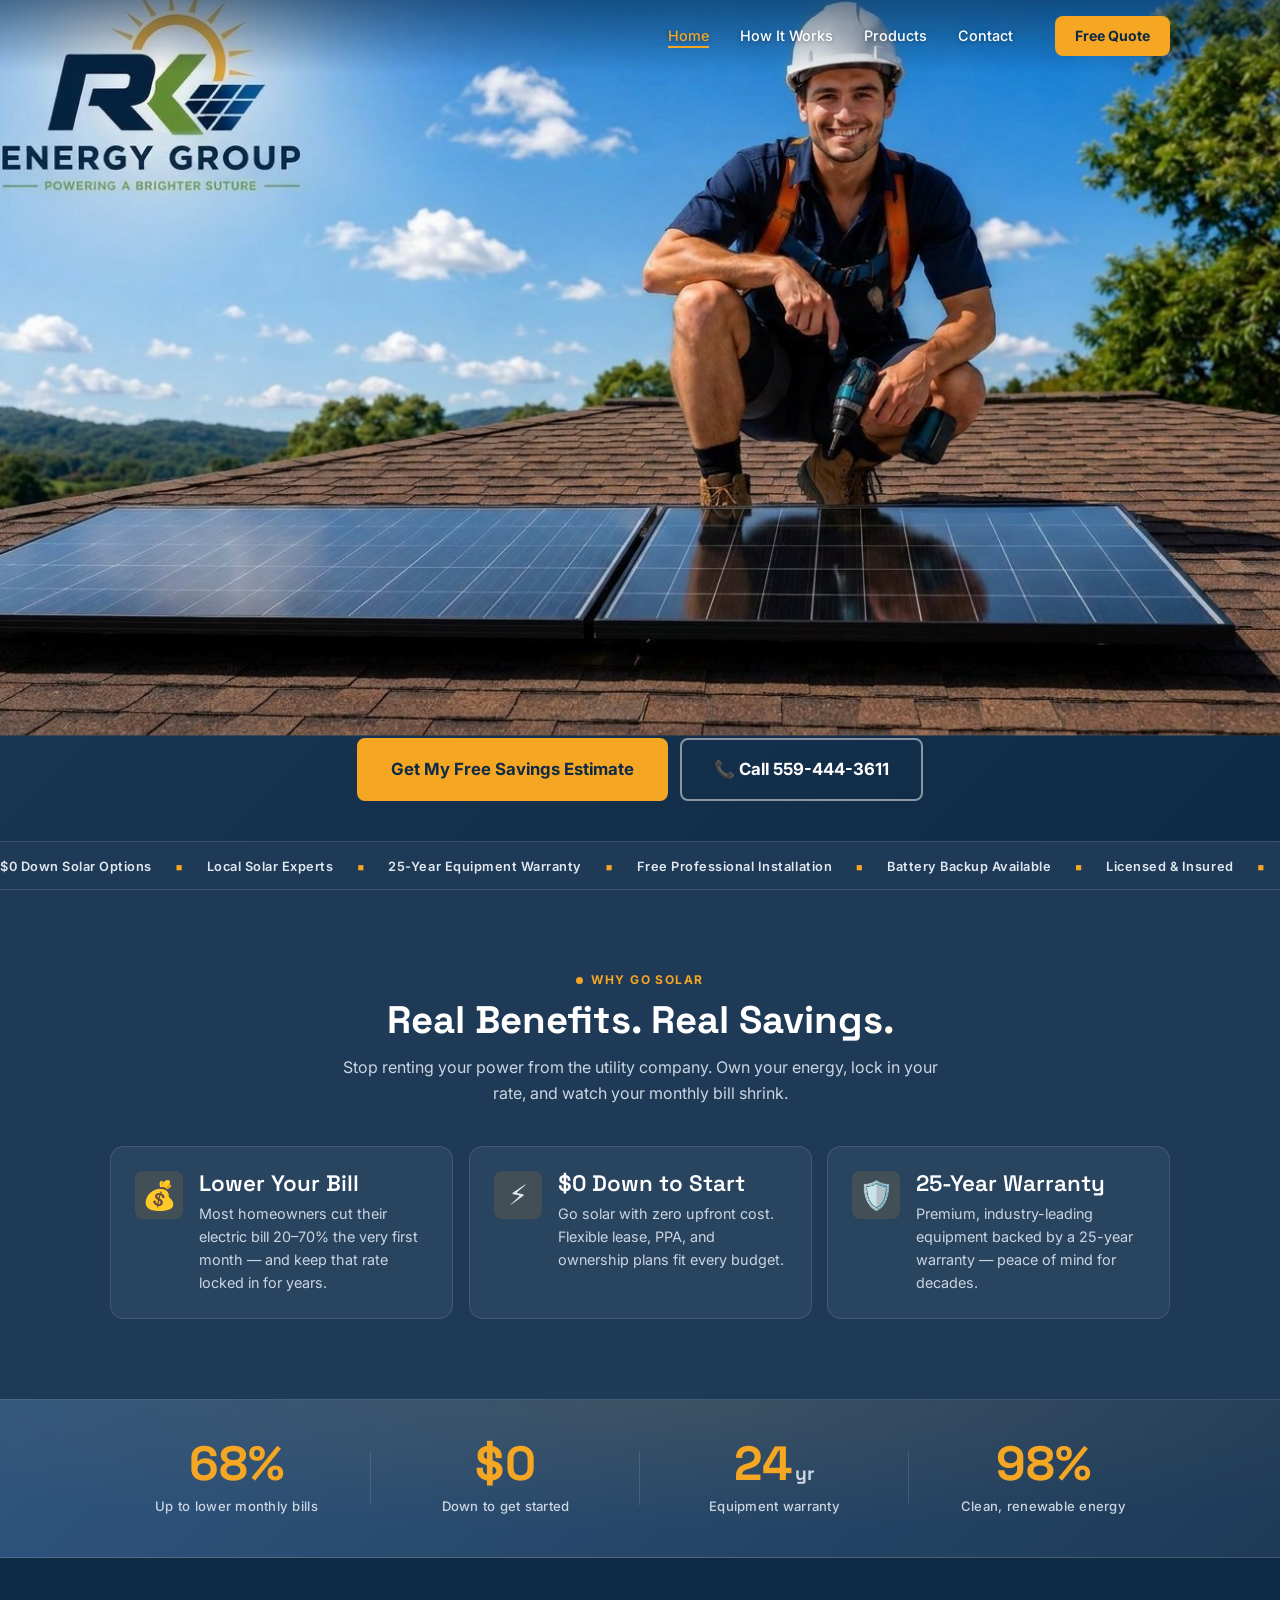
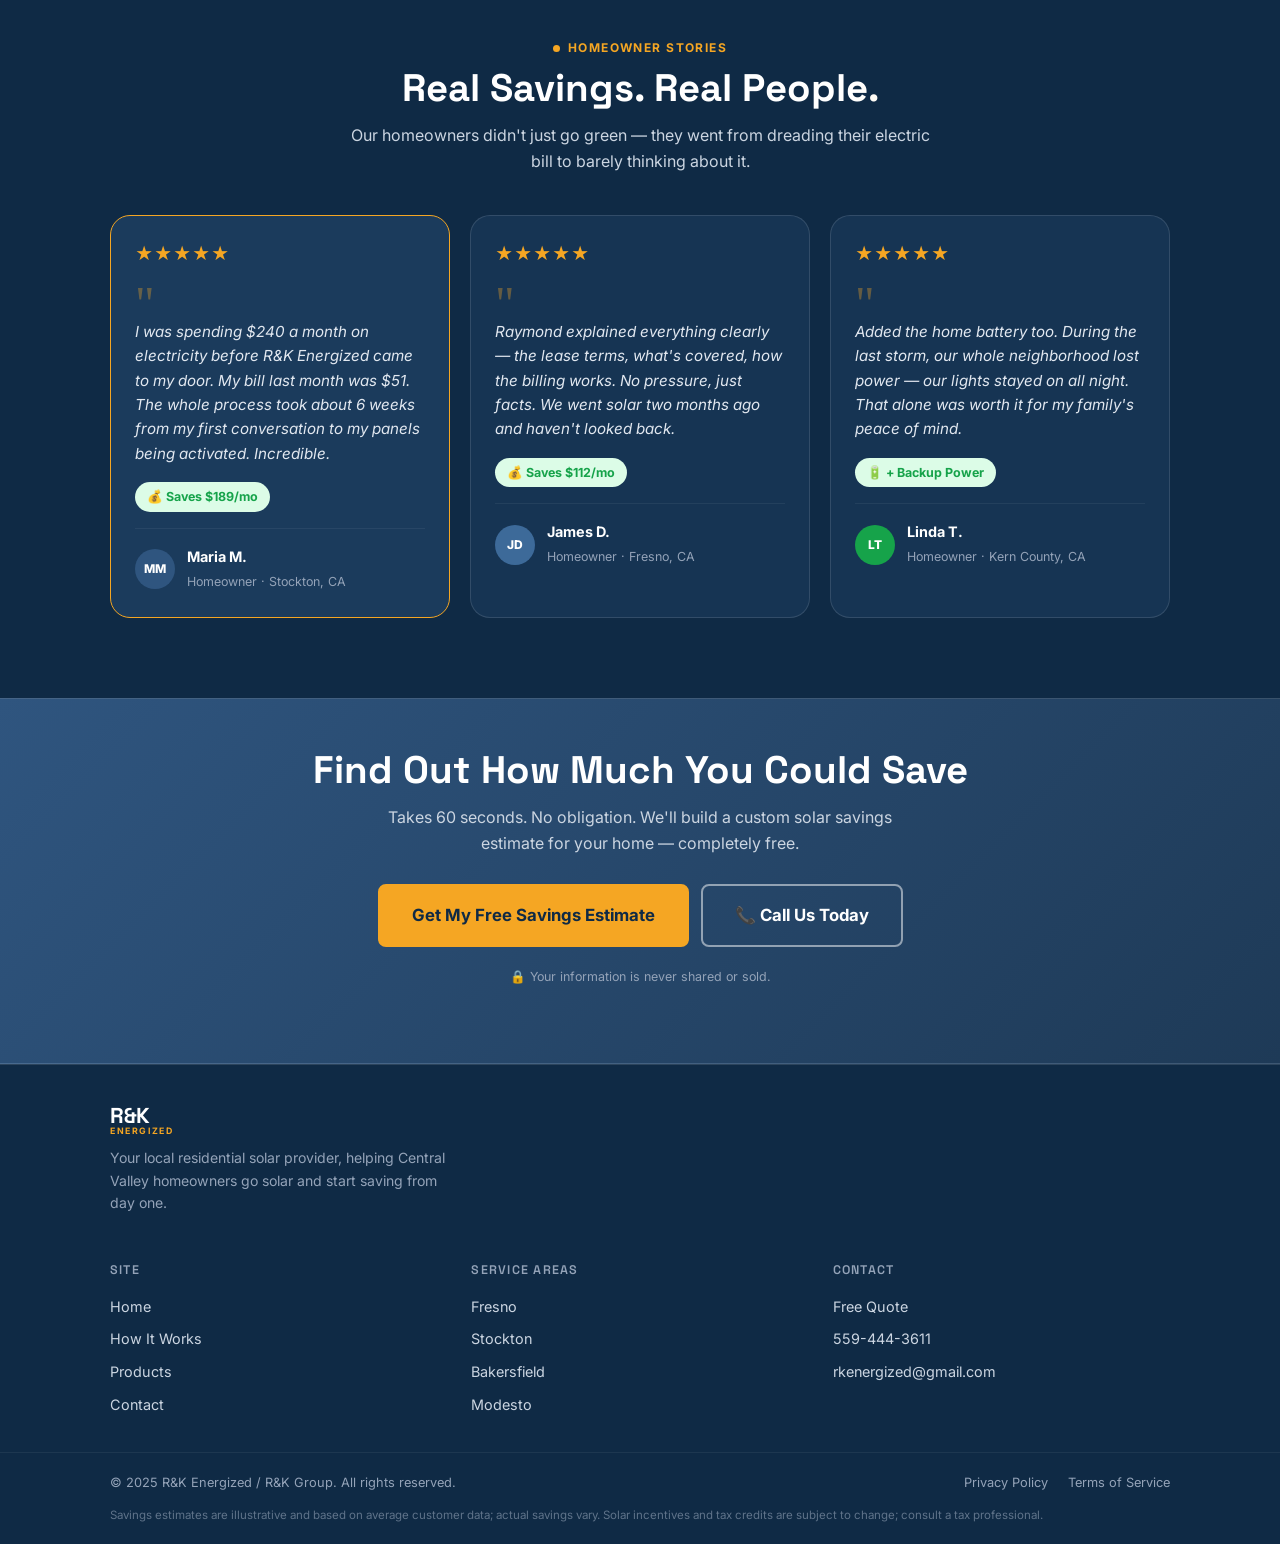
<file: index.html>
<!DOCTYPE html>
<html lang="en">
<head>
  <meta charset="UTF-8" />
  <meta name="viewport" content="width=device-width, initial-scale=1.0" />
  <title>Solar Installer in Fresno, Stockton &amp; Bakersfield | R&amp;K Energized</title>
  <meta name="description" content="Residential solar installer serving Fresno, Stockton, Bakersfield and California's Central Valley. $0 down options, Tesla Powerwall 3, SPAN smart panel. Free quotes — 559-444-3611." />
  <meta name="keywords" content="solar installer fresno, solar installer stockton, solar installer bakersfield, residential solar california, central valley solar, tesla powerwall, home battery california" />
  <meta name="robots" content="index, follow" />
  <meta name="theme-color" content="#2F557F" />
  <meta name="author" content="R&amp;K Energized" />
  <meta name="geo.region" content="US-CA" />
  <meta name="geo.placename" content="Fresno, Stockton, Bakersfield, Modesto" />
  <link rel="canonical" href="https://rkenergized.com/" />
  <meta property="og:type" content="website" />
  <meta property="og:site_name" content="R&amp;K Energized" />
  <meta property="og:locale" content="en_US" />
  <meta property="og:title" content="Solar Installer in Fresno, Stockton &amp; Bakersfield | R&amp;K Energized" />
  <meta property="og:description" content="Residential solar serving California's Central Valley — $0 down options, Tesla Powerwall 3, smart energy panels. Free quote: 559-444-3611." />
  <meta property="og:image" content="https://rkenergized.com/images/hero.jpg" />
  <meta property="og:image:alt" content="R&amp;K Energy Group solar installer mounting solar panels on a roof." />
  <meta property="og:url" content="https://rkenergized.com/" />
  <meta name="twitter:card" content="summary_large_image" />
  <meta name="twitter:title" content="Solar Installer in Fresno, Stockton &amp; Bakersfield | R&amp;K Energized" />
  <meta name="twitter:description" content="Residential solar across California's Central Valley — $0 down options, Tesla Powerwall 3, smart panels. Free quote: 559-444-3611." />
  <meta name="twitter:image" content="https://rkenergized.com/images/hero.jpg" />
  <link rel="stylesheet" href="css/main.css" />
  <link rel="preconnect" href="https://fonts.googleapis.com" />
  <link rel="preconnect" href="https://fonts.gstatic.com" crossorigin />
  <link href="https://fonts.googleapis.com/css2?family=Inter:wght@400;500;600;700;800&family=Space+Grotesk:wght@400;600;700;800&display=swap" rel="stylesheet" />

  <script type="application/ld+json">
  {
    "@context": "https://schema.org",
    "@graph": [
      {
        "@type": "LocalBusiness",
        "@id": "https://rkenergized.com/#localbusiness",
        "name": "R&K Energized",
        "alternateName": ["R&K Group", "R&K Energy Group"],
        "description": "Independent residential solar installer serving California's Central Valley — Fresno, Stockton, Bakersfield, Modesto, and surrounding areas.",
        "url": "https://rkenergized.com/",
        "telephone": "+1-559-444-3611",
        "email": "rkenergized@gmail.com",
        "image": "https://rkenergized.com/images/hero.jpg",
        "priceRange": "$$",
        "address": { "@type": "PostalAddress", "addressRegion": "CA", "addressCountry": "US" },
        "areaServed": [
          { "@type": "City", "name": "Fresno, California" },
          { "@type": "City", "name": "Stockton, California" },
          { "@type": "City", "name": "Bakersfield, California" },
          { "@type": "City", "name": "Modesto, California" },
          { "@type": "City", "name": "Tracy, California" },
          { "@type": "City", "name": "Visalia, California" },
          { "@type": "AdministrativeArea", "name": "Kern County, California" }
        ],
        "openingHoursSpecification": {
          "@type": "OpeningHoursSpecification",
          "dayOfWeek": ["Monday","Tuesday","Wednesday","Thursday","Friday","Saturday"],
          "opens": "08:00", "closes": "19:00"
        }
      },
      {
        "@type": "WebSite",
        "@id": "https://rkenergized.com/#website",
        "url": "https://rkenergized.com/",
        "name": "R&K Energized",
        "publisher": { "@id": "https://rkenergized.com/#localbusiness" }
      }
    ]
  }
  </script>
</head>
<body>

  <!-- NAV -->
  <nav class="nav nav--no-logo" id="nav" aria-label="Main navigation">
    <div class="nav__inner">
      <!-- Logo intentionally omitted on the homepage — the hero image below
           already displays the full R&K Energy Group logo. -->

      <!-- Desktop links -->
      <ul class="nav__links" role="list">
        <li><a href="index.html" class="nav__link active" aria-current="page">Home</a></li>
        <li><a href="how-it-works.html" class="nav__link">How It Works</a></li>
        <li><a href="products.html" class="nav__link">Products</a></li>
        <li><a href="contact.html" class="nav__link">Contact</a></li>
      </ul>

      <!-- Desktop CTA -->
      <a href="contact.html" class="nav__cta-btn" aria-label="Get a free solar quote">Free Quote</a>

      <!-- Mobile: tap-to-call + hamburger -->
      <a href="tel:+15594443611" class="nav__cta-tel" aria-label="Call R&amp;K Energized">
        📞 559-444-3611
      </a>
      <button class="nav__hamburger" id="hamburger" aria-label="Toggle menu" aria-expanded="false" aria-controls="mobileMenu">
        <span></span><span></span><span></span>
      </button>
    </div>

    <!-- Mobile menu -->
    <nav class="nav__mobile" id="mobileMenu" aria-label="Mobile navigation">
      <a href="index.html" class="nav__mobile-link active">Home</a>
      <a href="how-it-works.html" class="nav__mobile-link">How It Works</a>
      <a href="products.html" class="nav__mobile-link">Products</a>
      <a href="contact.html" class="nav__mobile-link">Contact</a>
      <a href="contact.html" class="btn btn--primary btn--full" style="margin-top:1rem;">Get a Free Quote</a>
    </nav>
  </nav>

  <!-- HERO -->
  <section class="hero" aria-label="Hero">
    <h1 class="visually-hidden">Residential Solar Installer in Fresno, Stockton &amp; Bakersfield — R&amp;K Energized</h1>
    <img
      src="images/hero.jpg"
      alt="R&amp;K Energy Group solar installer mounting solar panels on a shingle roof — Powering a Brighter Future."
      class="hero__img"
      fetchpriority="high"
    />
    <div class="hero__cta">
      <a href="contact.html" class="btn btn--primary btn--lg">Get My Free Savings Estimate</a>
      <a href="tel:+15594443611" class="btn btn--ghost-white btn--lg">📞 Call 559-444-3611</a>
    </div>
  </section>

  <!-- MARQUEE -->
  <div class="marquee-bar" aria-hidden="true">
    <div class="marquee-track">
      <span>$0 Down Solar Options</span><span class="dot">◼</span>
      <span>Local Solar Experts</span><span class="dot">◼</span>
      <span>25-Year Equipment Warranty</span><span class="dot">◼</span>
      <span>Free Professional Installation</span><span class="dot">◼</span>
      <span>Battery Backup Available</span><span class="dot">◼</span>
      <span>Licensed &amp; Insured</span><span class="dot">◼</span>
      <span>$0 Down Solar Options</span><span class="dot">◼</span>
      <span>Local Solar Experts</span><span class="dot">◼</span>
      <span>25-Year Equipment Warranty</span><span class="dot">◼</span>
      <span>Free Professional Installation</span><span class="dot">◼</span>
      <span>Battery Backup Available</span><span class="dot">◼</span>
      <span>Licensed &amp; Insured</span><span class="dot">◼</span>
    </div>
  </div>

  <!-- BENEFITS -->
  <section class="section benefits-section" aria-labelledby="benefits-heading">
    <div class="container">
      <div class="section-header">
        <p class="eyebrow">Why Go Solar</p>
        <h2 class="section-title" id="benefits-heading">Real Benefits. Real Savings.</h2>
        <p class="section-desc">Stop renting your power from the utility company. Own your energy, lock in your rate, and watch your monthly bill shrink.</p>
      </div>
      <div class="benefits-grid">
        <div class="benefit-card">
          <div class="benefit-card__icon" aria-hidden="true">💰</div>
          <div>
            <h3>Lower Your Bill</h3>
            <p>Most homeowners cut their electric bill 20–70% the very first month — and keep that rate locked in for years.</p>
          </div>
        </div>
        <div class="benefit-card">
          <div class="benefit-card__icon" aria-hidden="true">⚡</div>
          <div>
            <h3>$0 Down to Start</h3>
            <p>Go solar with zero upfront cost. Flexible lease, PPA, and ownership plans fit every budget.</p>
          </div>
        </div>
        <div class="benefit-card">
          <div class="benefit-card__icon" aria-hidden="true">🛡️</div>
          <div>
            <h3>25-Year Warranty</h3>
            <p>Premium, industry-leading equipment backed by a 25-year warranty — peace of mind for decades.</p>
          </div>
        </div>
      </div>
    </div>
  </section>

  <!-- TRUST STATS -->
  <section class="stats-strip" aria-label="By the numbers">
    <div class="container stats-strip__inner">
      <div class="stat">
        <div class="stat__num"><span data-count="70" data-suffix="%">70%</span></div>
        <div class="stat__lbl">Up to&nbsp;lower monthly bills</div>
      </div>
      <div class="stat">
        <div class="stat__num">$<span data-count="0">0</span></div>
        <div class="stat__lbl">Down to get started</div>
      </div>
      <div class="stat">
        <div class="stat__num"><span data-count="25">25</span><small>yr</small></div>
        <div class="stat__lbl">Equipment warranty</div>
      </div>
      <div class="stat">
        <div class="stat__num"><span data-count="100" data-suffix="%">100%</span></div>
        <div class="stat__lbl">Clean, renewable energy</div>
      </div>
    </div>
  </section>

  <!-- TESTIMONIALS -->
  <section class="section testimonials-section" aria-labelledby="testimonials-heading">
    <div class="container">
      <div class="section-header">
        <p class="eyebrow">Homeowner Stories</p>
        <h2 class="section-title" id="testimonials-heading">Real Savings. Real People.</h2>
        <p class="section-desc">Our homeowners didn't just go green — they went from dreading their electric bill to barely thinking about it.</p>
      </div>
      <div class="testimonials-grid">

        <article class="testimonial-card testimonial-card--featured">
          <div class="stars" aria-label="5 out of 5 stars">★★★★★</div>
          <div class="quote-mark" aria-hidden="true">"</div>
          <p class="testimonial-text">I was spending $240 a month on electricity before R&amp;K Energized came to my door. My bill last month was $51. The whole process took about 6 weeks from my first conversation to my panels being activated. Incredible.</p>
          <div class="savings-pill">💰 Saves $189/mo</div>
          <footer class="testimonial-author">
            <div class="author-avatar author-avatar--1" aria-hidden="true">MM</div>
            <div>
              <strong>Maria M.</strong>
              <span>Homeowner · Stockton, CA</span>
            </div>
          </footer>
        </article>

        <article class="testimonial-card">
          <div class="stars" aria-label="5 out of 5 stars">★★★★★</div>
          <div class="quote-mark" aria-hidden="true">"</div>
          <p class="testimonial-text">Raymond explained everything clearly — the lease terms, what's covered, how the billing works. No pressure, just facts. We went solar two months ago and haven't looked back.</p>
          <div class="savings-pill">💰 Saves $112/mo</div>
          <footer class="testimonial-author">
            <div class="author-avatar author-avatar--2" aria-hidden="true">JD</div>
            <div>
              <strong>James D.</strong>
              <span>Homeowner · Fresno, CA</span>
            </div>
          </footer>
        </article>

        <article class="testimonial-card">
          <div class="stars" aria-label="5 out of 5 stars">★★★★★</div>
          <div class="quote-mark" aria-hidden="true">"</div>
          <p class="testimonial-text">Added the home battery too. During the last storm, our whole neighborhood lost power — our lights stayed on all night. That alone was worth it for my family's peace of mind.</p>
          <div class="savings-pill">🔋 + Backup Power</div>
          <footer class="testimonial-author">
            <div class="author-avatar author-avatar--3" aria-hidden="true">LT</div>
            <div>
              <strong>Linda T.</strong>
              <span>Homeowner · Kern County, CA</span>
            </div>
          </footer>
        </article>

      </div>
    </div>
  </section>

  <!-- FINAL CTA -->
  <section class="cta-banner" aria-labelledby="cta-heading">
    <div class="container">
      <h2 id="cta-heading">Find Out How Much You Could Save</h2>
      <p>Takes 60 seconds. No obligation. We'll build a custom solar savings estimate for your home — completely free.</p>
      <div class="cta-banner__actions">
        <a href="contact.html" class="btn btn--primary btn--lg">Get My Free Savings Estimate</a>
        <a href="tel:+15594443611" class="btn btn--ghost-white btn--lg">📞 Call Us Today</a>
      </div>
      <p class="cta-banner__note">🔒 Your information is never shared or sold.</p>
    </div>
  </section>

  <!-- FOOTER -->
  <footer class="footer" aria-label="Site footer">
    <div class="container footer__inner">
      <div class="footer__brand">
        <a href="index.html" class="nav__logo" aria-label="R&amp;K Energized Home">
          <span class="logo-rk">R&amp;K</span>
          <span class="logo-energized">Energized</span>
        </a>
        <p>Your local residential solar provider, helping Central Valley homeowners go solar and start saving from day one.</p>
      </div>
      <div class="footer__links">
        <div class="footer__col">
          <h4>Site</h4>
          <a href="index.html">Home</a>
          <a href="how-it-works.html">How It Works</a>
          <a href="products.html">Products</a>
          <a href="contact.html">Contact</a>
        </div>
        <div class="footer__col">
          <h4>Service Areas</h4>
          <a href="fresno.html">Fresno</a>
          <a href="stockton.html">Stockton</a>
          <a href="bakersfield.html">Bakersfield</a>
          <a href="modesto.html">Modesto</a>
        </div>
        <div class="footer__col">
          <h4>Contact</h4>
          <a href="contact.html">Free Quote</a>
          <a href="tel:+15594443611">559-444-3611</a>
          <a href="mailto:rkenergized@gmail.com">rkenergized@gmail.com</a>
        </div>
      </div>
    </div>
    <div class="footer__bottom">
      <div class="container">
        <div class="footer__bottom-inner">
          <span>© 2025 R&amp;K Energized / R&amp;K Group. All rights reserved.</span>
          <div class="footer__bottom-links">
            <a href="#">Privacy Policy</a>
            <a href="#">Terms of Service</a>
          </div>
        </div>
        <p class="footer__disclaimer">
          Savings estimates are illustrative and based on average customer data; actual savings vary. Solar incentives and tax credits are subject to change; consult a tax professional.
        </p>
      </div>
    </div>
  </footer>

  <!-- Sticky Call Button (mobile only) -->
  <a href="tel:+15594443611" class="sticky-call" aria-label="Call R&amp;K Energized at 559-444-3611">
    <span class="sticky-call__icon" aria-hidden="true">📞</span>
    <span>559-444-3611</span>
  </a>

  <script src="js/main.js"></script>
</body>
</html>
</file>
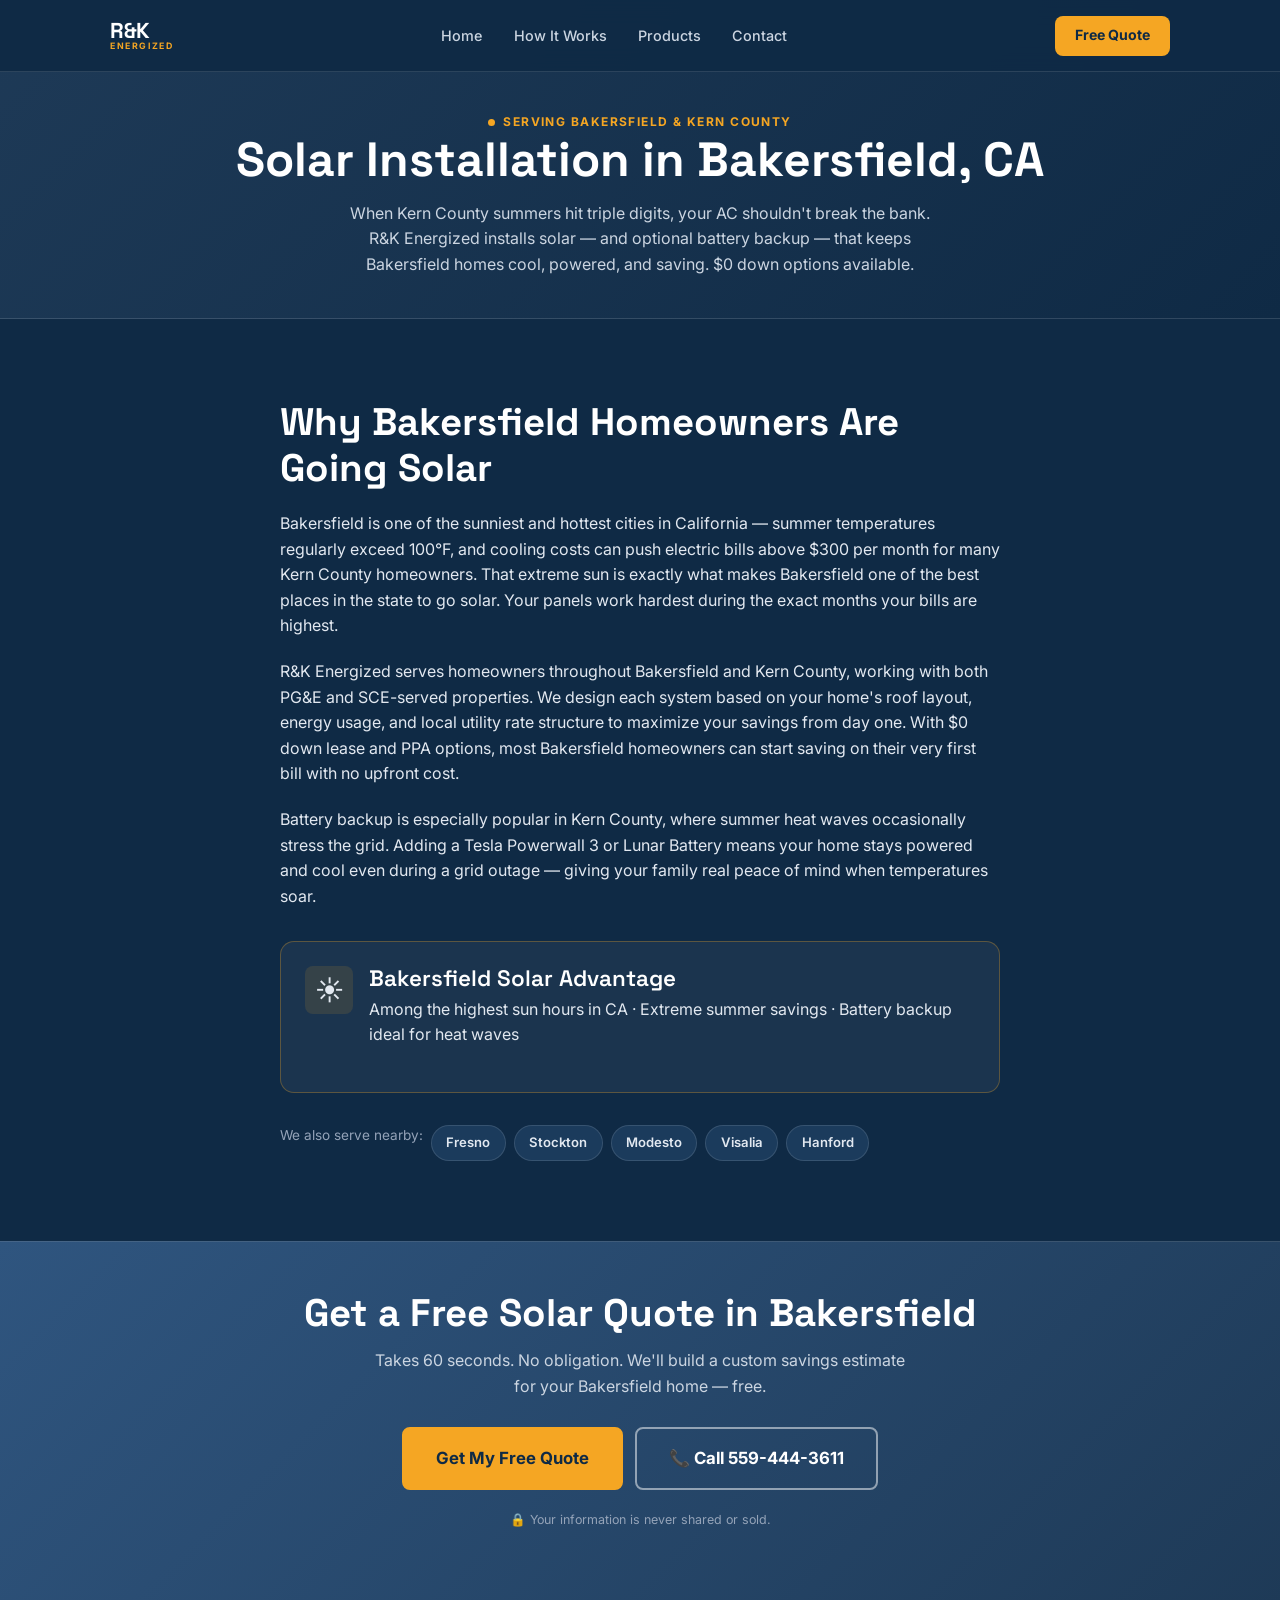
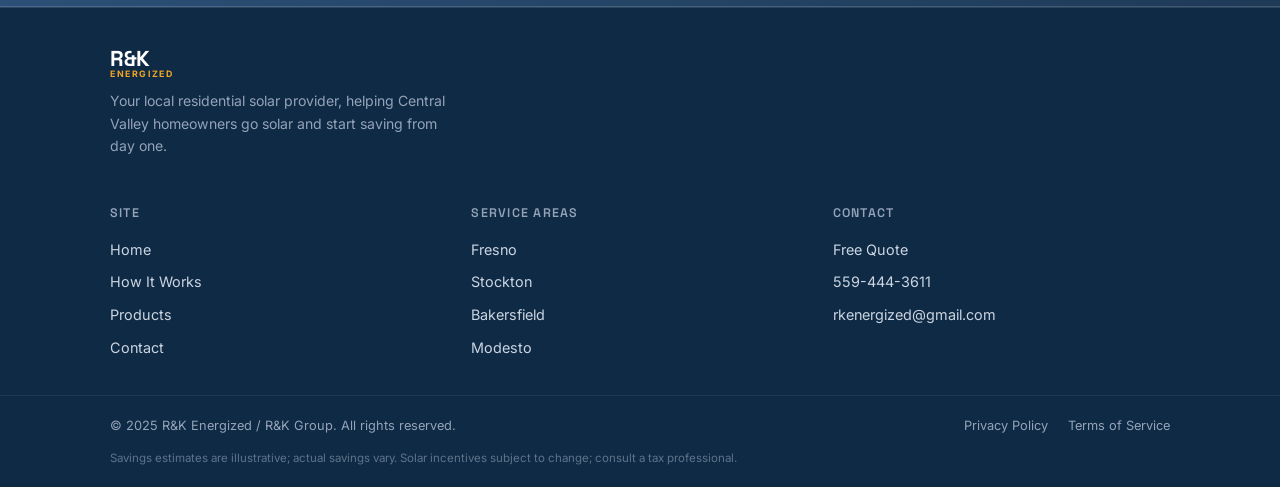
<file: bakersfield.html>
<!DOCTYPE html>
<html lang="en">
<head>
  <meta charset="UTF-8" />
  <meta name="viewport" content="width=device-width, initial-scale=1.0" />
  <title>Solar Installer in Bakersfield, CA | R&amp;K Energized — Free Quote</title>
  <meta name="description" content="Beat Kern County heat &amp; high power bills with solar in Bakersfield, CA. R&amp;K Energized installs $0 down solar plus Tesla Powerwall 3 battery backup for outages. Free quote: 559-444-3611." />
  <meta name="keywords" content="solar installer bakersfield ca, bakersfield solar panels, residential solar bakersfield, solar company kern county california" />
  <meta name="robots" content="index, follow" />
  <meta name="theme-color" content="#2F557F" />
  <meta name="author" content="R&amp;K Energized" />
  <meta name="geo.region" content="US-CA" />
  <meta name="geo.placename" content="Bakersfield, California" />
  <link rel="canonical" href="https://rkenergized.com/bakersfield.html" />
  <meta property="og:type" content="website" />
  <meta property="og:site_name" content="R&amp;K Energized" />
  <meta property="og:locale" content="en_US" />
  <meta property="og:title" content="Solar Installer in Bakersfield, CA | R&amp;K Energized" />
  <meta property="og:description" content="Residential solar installation in Bakersfield — $0 down, Tesla Powerwall 3, free quote." />
  <meta property="og:image" content="https://rkenergized.com/images/hero.jpg" />
  <meta property="og:url" content="https://rkenergized.com/bakersfield.html" />
  <meta name="twitter:card" content="summary_large_image" />
  <meta name="twitter:image" content="https://rkenergized.com/images/hero.jpg" />
  <link rel="stylesheet" href="css/main.css" />
  <link rel="preconnect" href="https://fonts.googleapis.com" />
  <link rel="preconnect" href="https://fonts.gstatic.com" crossorigin />
  <link href="https://fonts.googleapis.com/css2?family=Inter:wght@400;500;600;700;800&family=Space+Grotesk:wght@400;600;700;800&display=swap" rel="stylesheet" />

  <script type="application/ld+json">
  {
    "@context": "https://schema.org",
    "@type": "LocalBusiness",
    "name": "R&K Energized",
    "description": "Residential solar installer serving Bakersfield, CA and Kern County.",
    "url": "https://rkenergized.com/bakersfield.html",
    "telephone": "+1-559-444-3611",
    "areaServed": [
      { "@type": "City", "name": "Bakersfield, California" },
      { "@type": "AdministrativeArea", "name": "Kern County, California" }
    ]
  }
  </script>
</head>
<body>

  <!-- NAV -->
  <nav class="nav" id="nav" aria-label="Main navigation">
    <div class="nav__inner">
      <a href="index.html" class="nav__logo" aria-label="R&amp;K Energized — Home">
        <span class="logo-rk">R&amp;K</span>
        <span class="logo-energized">Energized</span>
      </a>
      <ul class="nav__links" role="list">
        <li><a href="index.html" class="nav__link">Home</a></li>
        <li><a href="how-it-works.html" class="nav__link">How It Works</a></li>
        <li><a href="products.html" class="nav__link">Products</a></li>
        <li><a href="contact.html" class="nav__link">Contact</a></li>
      </ul>
      <a href="contact.html" class="nav__cta-btn">Free Quote</a>
      <a href="tel:+15594443611" class="nav__cta-tel" aria-label="Call R&amp;K Energized">📞 559-444-3611</a>
      <button class="nav__hamburger" id="hamburger" aria-label="Toggle menu" aria-expanded="false" aria-controls="mobileMenu">
        <span></span><span></span><span></span>
      </button>
    </div>
    <nav class="nav__mobile" id="mobileMenu" aria-label="Mobile navigation">
      <a href="index.html" class="nav__mobile-link">Home</a>
      <a href="how-it-works.html" class="nav__mobile-link">How It Works</a>
      <a href="products.html" class="nav__mobile-link">Products</a>
      <a href="contact.html" class="nav__mobile-link">Contact</a>
      <a href="contact.html" class="btn btn--primary btn--full" style="margin-top:1rem;">Get a Free Quote</a>
    </nav>
  </nav>

  <!-- PAGE HERO -->
  <header class="page-hero">
    <div class="container">
      <p class="eyebrow page-hero__eyebrow">Serving Bakersfield &amp; Kern County</p>
      <h1>Solar Installation in Bakersfield, CA</h1>
      <p>When Kern County summers hit triple digits, your AC shouldn't break the bank. R&amp;K Energized installs solar — and optional battery backup — that keeps Bakersfield homes cool, powered, and saving. $0 down options available.</p>
    </div>
  </header>

  <!-- CITY CONTENT -->
  <section class="section city-section" aria-labelledby="city-heading">
    <div class="container">
      <div class="city-content">
        <h2 id="city-heading" style="margin-bottom:1.25rem;">Why Bakersfield Homeowners Are Going Solar</h2>

        <p>Bakersfield is one of the sunniest and hottest cities in California — summer temperatures regularly exceed 100°F, and cooling costs can push electric bills above $300 per month for many Kern County homeowners. That extreme sun is exactly what makes Bakersfield one of the best places in the state to go solar. Your panels work hardest during the exact months your bills are highest.</p>

        <p>R&amp;K Energized serves homeowners throughout Bakersfield and Kern County, working with both PG&amp;E and SCE-served properties. We design each system based on your home's roof layout, energy usage, and local utility rate structure to maximize your savings from day one. With $0 down lease and PPA options, most Bakersfield homeowners can start saving on their very first bill with no upfront cost.</p>

        <p>Battery backup is especially popular in Kern County, where summer heat waves occasionally stress the grid. Adding a Tesla Powerwall 3 or Lunar Battery means your home stays powered and cool even during a grid outage — giving your family real peace of mind when temperatures soar.</p>

        <div class="benefit-card" style="margin-top:2rem;border-color:rgba(245,166,35,0.3);">
          <div class="benefit-card__icon" aria-hidden="true">☀️</div>
          <div>
            <h3>Bakersfield Solar Advantage</h3>
            <p>Among the highest sun hours in CA · Extreme summer savings · Battery backup ideal for heat waves</p>
          </div>
        </div>

        <div class="city-links" style="margin-top:2rem;">
          <p style="font-size:0.85rem;color:var(--muted);margin-bottom:0.5rem;">We also serve nearby:</p>
          <a href="fresno.html" class="city-chip">Fresno</a>
          <a href="stockton.html" class="city-chip">Stockton</a>
          <a href="modesto.html" class="city-chip">Modesto</a>
          <span class="city-chip">Visalia</span>
          <span class="city-chip">Hanford</span>
        </div>
      </div>
    </div>
  </section>

  <!-- CTA -->
  <section class="cta-banner">
    <div class="container">
      <h2>Get a Free Solar Quote in Bakersfield</h2>
      <p>Takes 60 seconds. No obligation. We'll build a custom savings estimate for your Bakersfield home — free.</p>
      <div class="cta-banner__actions">
        <a href="contact.html" class="btn btn--primary btn--lg">Get My Free Quote</a>
        <a href="tel:+15594443611" class="btn btn--ghost-white btn--lg">📞 Call 559-444-3611</a>
      </div>
      <p class="cta-banner__note">🔒 Your information is never shared or sold.</p>
    </div>
  </section>

  <!-- FOOTER -->
  <footer class="footer" aria-label="Site footer">
    <div class="container footer__inner">
      <div class="footer__brand">
        <a href="index.html" class="nav__logo" aria-label="R&amp;K Energized Home">
          <span class="logo-rk">R&amp;K</span>
          <span class="logo-energized">Energized</span>
        </a>
        <p>Your local residential solar provider, helping Central Valley homeowners go solar and start saving from day one.</p>
      </div>
      <div class="footer__links">
        <div class="footer__col">
          <h4>Site</h4>
          <a href="index.html">Home</a>
          <a href="how-it-works.html">How It Works</a>
          <a href="products.html">Products</a>
          <a href="contact.html">Contact</a>
        </div>
        <div class="footer__col">
          <h4>Service Areas</h4>
          <a href="fresno.html">Fresno</a>
          <a href="stockton.html">Stockton</a>
          <a href="bakersfield.html">Bakersfield</a>
          <a href="modesto.html">Modesto</a>
        </div>
        <div class="footer__col">
          <h4>Contact</h4>
          <a href="contact.html">Free Quote</a>
          <a href="tel:+15594443611">559-444-3611</a>
          <a href="mailto:rkenergized@gmail.com">rkenergized@gmail.com</a>
        </div>
      </div>
    </div>
    <div class="footer__bottom">
      <div class="container">
        <div class="footer__bottom-inner">
          <span>© 2025 R&amp;K Energized / R&amp;K Group. All rights reserved.</span>
          <div class="footer__bottom-links">
            <a href="#">Privacy Policy</a>
            <a href="#">Terms of Service</a>
          </div>
        </div>
        <p class="footer__disclaimer">Savings estimates are illustrative; actual savings vary. Solar incentives subject to change; consult a tax professional.</p>
      </div>
    </div>
  </footer>

  <a href="tel:+15594443611" class="sticky-call" aria-label="Call R&amp;K Energized at 559-444-3611">
    <span class="sticky-call__icon" aria-hidden="true">📞</span>
    <span>559-444-3611</span>
  </a>

  <script src="js/main.js"></script>
</body>
</html>
</file>
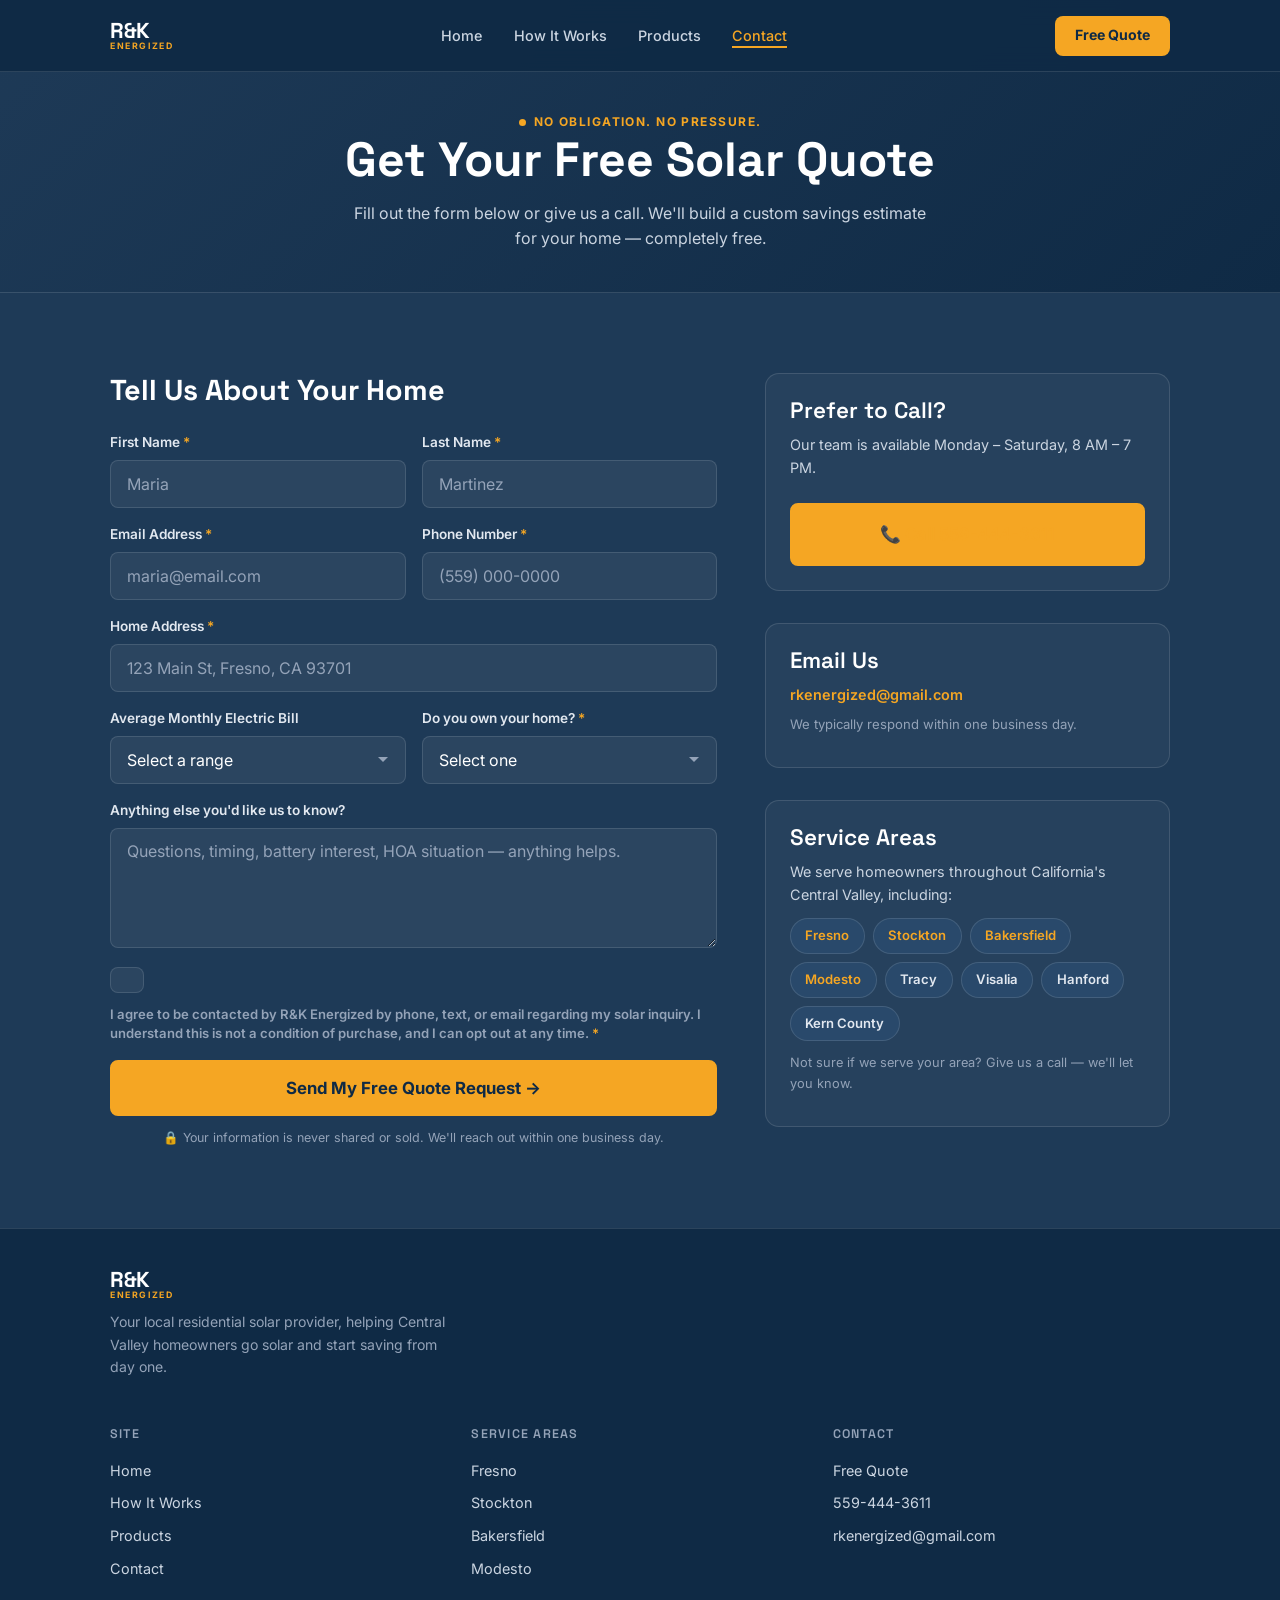
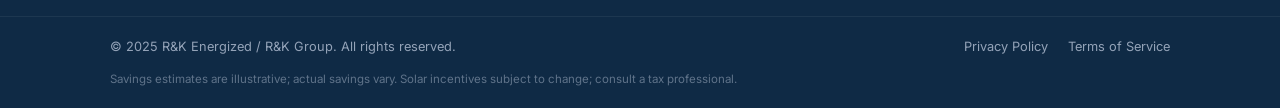
<file: contact.html>
<!DOCTYPE html>
<html lang="en">
<head>
  <meta charset="UTF-8" />
  <meta name="viewport" content="width=device-width, initial-scale=1.0" />
  <title>Get a Free Solar Quote | R&amp;K Energized — 559-444-3611</title>
  <meta name="description" content="Get a free solar savings estimate from R&amp;K Energized. Serving Fresno, Stockton, Bakersfield, Modesto and California's Central Valley. Call 559-444-3611 or fill out our quick form." />
  <meta name="robots" content="index, follow" />
  <meta name="theme-color" content="#2F557F" />
  <meta name="author" content="R&amp;K Energized" />
  <link rel="canonical" href="https://rkenergized.com/contact.html" />
  <meta property="og:type" content="website" />
  <meta property="og:site_name" content="R&amp;K Energized" />
  <meta property="og:locale" content="en_US" />
  <meta property="og:title" content="Get a Free Solar Quote | R&amp;K Energized" />
  <meta property="og:description" content="Free, no-obligation solar savings estimate. Call 559-444-3611 or fill out our quick form." />
  <meta property="og:image" content="https://rkenergized.com/images/hero.jpg" />
  <meta property="og:url" content="https://rkenergized.com/contact.html" />
  <meta name="twitter:card" content="summary_large_image" />
  <meta name="twitter:image" content="https://rkenergized.com/images/hero.jpg" />
  <script type="application/ld+json">
  {
    "@context": "https://schema.org",
    "@type": "ContactPage",
    "name": "Contact R&K Energized",
    "url": "https://rkenergized.com/contact.html",
    "about": {
      "@type": "LocalBusiness",
      "name": "R&K Energized",
      "telephone": "+1-559-444-3611",
      "email": "rkenergized@gmail.com",
      "areaServed": "California's Central Valley"
    }
  }
  </script>
  <link rel="stylesheet" href="css/main.css" />
  <link rel="preconnect" href="https://fonts.googleapis.com" />
  <link rel="preconnect" href="https://fonts.gstatic.com" crossorigin />
  <link href="https://fonts.googleapis.com/css2?family=Inter:wght@400;500;600;700;800&family=Space+Grotesk:wght@400;600;700;800&display=swap" rel="stylesheet" />
  <style>
    .form-success {
      text-align: center;
      padding: 3rem 1.5rem;
    }
    .form-success__icon { font-size: 3rem; margin-bottom: 1rem; }
    .form-success h3 { margin-bottom: 0.75rem; color: var(--green); }
    .form-success p  { font-size: 0.95rem; color: var(--text-dk); }
    .form-success a  { color: var(--amber); font-weight: 700; }

    .contact-split {
      display: grid;
      grid-template-columns: 1fr;
      gap: 2rem;
    }

    .service-areas {
      display: flex;
      flex-wrap: wrap;
      gap: 0.5rem;
      margin-top: 0.75rem;
    }

    @media (min-width: 900px) {
      .contact-split { grid-template-columns: 3fr 2fr; gap: 3rem; }
    }
  </style>
</head>
<body>

  <!-- NAV -->
  <nav class="nav" id="nav" aria-label="Main navigation">
    <div class="nav__inner">
      <a href="index.html" class="nav__logo" aria-label="R&amp;K Energized — Home">
        <span class="logo-rk">R&amp;K</span>
        <span class="logo-energized">Energized</span>
      </a>
      <ul class="nav__links" role="list">
        <li><a href="index.html" class="nav__link">Home</a></li>
        <li><a href="how-it-works.html" class="nav__link">How It Works</a></li>
        <li><a href="products.html" class="nav__link">Products</a></li>
        <li><a href="contact.html" class="nav__link active" aria-current="page">Contact</a></li>
      </ul>
      <a href="contact.html" class="nav__cta-btn">Free Quote</a>
      <a href="tel:+15594443611" class="nav__cta-tel" aria-label="Call R&amp;K Energized">📞 559-444-3611</a>
      <button class="nav__hamburger" id="hamburger" aria-label="Toggle menu" aria-expanded="false" aria-controls="mobileMenu">
        <span></span><span></span><span></span>
      </button>
    </div>
    <nav class="nav__mobile" id="mobileMenu" aria-label="Mobile navigation">
      <a href="index.html" class="nav__mobile-link">Home</a>
      <a href="how-it-works.html" class="nav__mobile-link">How It Works</a>
      <a href="products.html" class="nav__mobile-link">Products</a>
      <a href="contact.html" class="nav__mobile-link active">Contact</a>
      <a href="contact.html" class="btn btn--primary btn--full" style="margin-top:1rem;">Get a Free Quote</a>
    </nav>
  </nav>

  <!-- PAGE HERO -->
  <header class="page-hero">
    <div class="container">
      <p class="eyebrow page-hero__eyebrow">No Obligation. No Pressure.</p>
      <h1>Get Your Free Solar Quote</h1>
      <p>Fill out the form below or give us a call. We'll build a custom savings estimate for your home — completely free.</p>
    </div>
  </header>

  <!-- CONTACT SECTION -->
  <section class="section contact-section" aria-labelledby="contact-heading">
    <div class="container">
      <div class="contact-split">

        <!-- FORM -->
        <div>
          <h2 class="section-title" id="contact-heading" style="margin-bottom:1.5rem;font-size:clamp(1.3rem,3.5vw,1.8rem);">Tell Us About Your Home</h2>

          <form id="contactForm" novalidate aria-label="Solar quote request form">
            <div class="form-grid">

              <div class="form-group">
                <label for="firstName">First Name <span aria-hidden="true" style="color:var(--amber);">*</span></label>
                <input
                  type="text"
                  id="firstName"
                  name="firstName"
                  autocomplete="given-name"
                  placeholder="Maria"
                  required
                  aria-required="true"
                />
              </div>

              <div class="form-group">
                <label for="lastName">Last Name <span aria-hidden="true" style="color:var(--amber);">*</span></label>
                <input
                  type="text"
                  id="lastName"
                  name="lastName"
                  autocomplete="family-name"
                  placeholder="Martinez"
                  required
                  aria-required="true"
                />
              </div>

              <div class="form-group">
                <label for="email">Email Address <span aria-hidden="true" style="color:var(--amber);">*</span></label>
                <input
                  type="email"
                  id="email"
                  name="email"
                  autocomplete="email"
                  placeholder="maria@email.com"
                  required
                  aria-required="true"
                />
              </div>

              <div class="form-group">
                <label for="phone">Phone Number <span aria-hidden="true" style="color:var(--amber);">*</span></label>
                <input
                  type="tel"
                  id="phone"
                  name="phone"
                  autocomplete="tel"
                  placeholder="(559) 000-0000"
                  required
                  aria-required="true"
                />
              </div>

              <div class="form-group form-row-2">
                <label for="address">Home Address <span aria-hidden="true" style="color:var(--amber);">*</span></label>
                <input
                  type="text"
                  id="address"
                  name="address"
                  autocomplete="street-address"
                  placeholder="123 Main St, Fresno, CA 93701"
                  required
                  aria-required="true"
                />
              </div>

              <div class="form-group">
                <label for="monthlyBill">Average Monthly Electric Bill</label>
                <select id="monthlyBill" name="monthlyBill">
                  <option value="" disabled selected>Select a range</option>
                  <option value="under100">Under $100</option>
                  <option value="100-150">$100 – $150</option>
                  <option value="150-200">$150 – $200</option>
                  <option value="200-300">$200 – $300</option>
                  <option value="over300">Over $300</option>
                </select>
              </div>

              <div class="form-group">
                <label for="homeowner">Do you own your home? <span aria-hidden="true" style="color:var(--amber);">*</span></label>
                <select id="homeowner" name="homeowner" required aria-required="true">
                  <option value="" disabled selected>Select one</option>
                  <option value="yes">Yes, I own my home</option>
                  <option value="no">No, I rent</option>
                  <option value="buying">I'm in the process of buying</option>
                </select>
              </div>

              <div class="form-group form-row-2">
                <label for="message">Anything else you'd like us to know?</label>
                <textarea
                  id="message"
                  name="message"
                  placeholder="Questions, timing, battery interest, HOA situation — anything helps."
                  rows="4"
                ></textarea>
              </div>

              <div class="form-group form-row-2 form-consent">
                <input
                  type="checkbox"
                  id="consent"
                  name="consent"
                  required
                  aria-required="true"
                />
                <label for="consent">
                  I agree to be contacted by R&amp;K Energized by phone, text, or email regarding my solar inquiry. I understand this is not a condition of purchase, and I can opt out at any time. <span aria-hidden="true" style="color:var(--amber);">*</span>
                </label>
              </div>

              <div class="form-row-2">
                <button type="submit" class="btn btn--primary btn--lg btn--full">
                  Send My Free Quote Request →
                </button>
                <p style="font-size:0.78rem;color:var(--muted);margin-top:0.75rem;text-align:center;">🔒 Your information is never shared or sold. We'll reach out within one business day.</p>
              </div>

            </div>
          </form>
        </div>

        <!-- CONTACT INFO SIDEBAR -->
        <aside aria-label="Contact information">

          <div class="contact-info" style="margin-top:0;">
            <h3>Prefer to Call?</h3>
            <p>Our team is available Monday – Saturday, 8 AM – 7 PM.</p>
            <a href="tel:+15594443611" class="btn btn--primary btn--lg btn--full" style="margin-top:1rem;">
              📞 Call 559-444-3611
            </a>
          </div>

          <div class="contact-info">
            <h3>Email Us</h3>
            <p><a href="mailto:rkenergized@gmail.com">rkenergized@gmail.com</a></p>
            <p style="font-size:0.82rem;color:var(--muted);margin-top:0.25rem;">We typically respond within one business day.</p>
          </div>

          <div class="contact-info">
            <h3>Service Areas</h3>
            <p>We serve homeowners throughout California's Central Valley, including:</p>
            <div class="service-areas">
              <a href="fresno.html" class="city-chip">Fresno</a>
              <a href="stockton.html" class="city-chip">Stockton</a>
              <a href="bakersfield.html" class="city-chip">Bakersfield</a>
              <a href="modesto.html" class="city-chip">Modesto</a>
              <span class="city-chip">Tracy</span>
              <span class="city-chip">Visalia</span>
              <span class="city-chip">Hanford</span>
              <span class="city-chip">Kern County</span>
            </div>
            <p style="font-size:0.8rem;color:var(--muted);margin-top:0.75rem;">Not sure if we serve your area? Give us a call — we'll let you know.</p>
          </div>

        </aside>

      </div>
    </div>
  </section>

  <!-- FOOTER -->
  <footer class="footer" aria-label="Site footer">
    <div class="container footer__inner">
      <div class="footer__brand">
        <a href="index.html" class="nav__logo" aria-label="R&amp;K Energized Home">
          <span class="logo-rk">R&amp;K</span>
          <span class="logo-energized">Energized</span>
        </a>
        <p>Your local residential solar provider, helping Central Valley homeowners go solar and start saving from day one.</p>
      </div>
      <div class="footer__links">
        <div class="footer__col">
          <h4>Site</h4>
          <a href="index.html">Home</a>
          <a href="how-it-works.html">How It Works</a>
          <a href="products.html">Products</a>
          <a href="contact.html">Contact</a>
        </div>
        <div class="footer__col">
          <h4>Service Areas</h4>
          <a href="fresno.html">Fresno</a>
          <a href="stockton.html">Stockton</a>
          <a href="bakersfield.html">Bakersfield</a>
          <a href="modesto.html">Modesto</a>
        </div>
        <div class="footer__col">
          <h4>Contact</h4>
          <a href="contact.html">Free Quote</a>
          <a href="tel:+15594443611">559-444-3611</a>
          <a href="mailto:rkenergized@gmail.com">rkenergized@gmail.com</a>
        </div>
      </div>
    </div>
    <div class="footer__bottom">
      <div class="container">
        <div class="footer__bottom-inner">
          <span>© 2025 R&amp;K Energized / R&amp;K Group. All rights reserved.</span>
          <div class="footer__bottom-links">
            <a href="#">Privacy Policy</a>
            <a href="#">Terms of Service</a>
          </div>
        </div>
        <p class="footer__disclaimer">Savings estimates are illustrative; actual savings vary. Solar incentives subject to change; consult a tax professional.</p>
      </div>
    </div>
  </footer>

  <a href="tel:+15594443611" class="sticky-call" aria-label="Call R&amp;K Energized at 559-444-3611">
    <span class="sticky-call__icon" aria-hidden="true">📞</span>
    <span>559-444-3611</span>
  </a>

  <script src="js/main.js"></script>
</body>
</html>
</file>
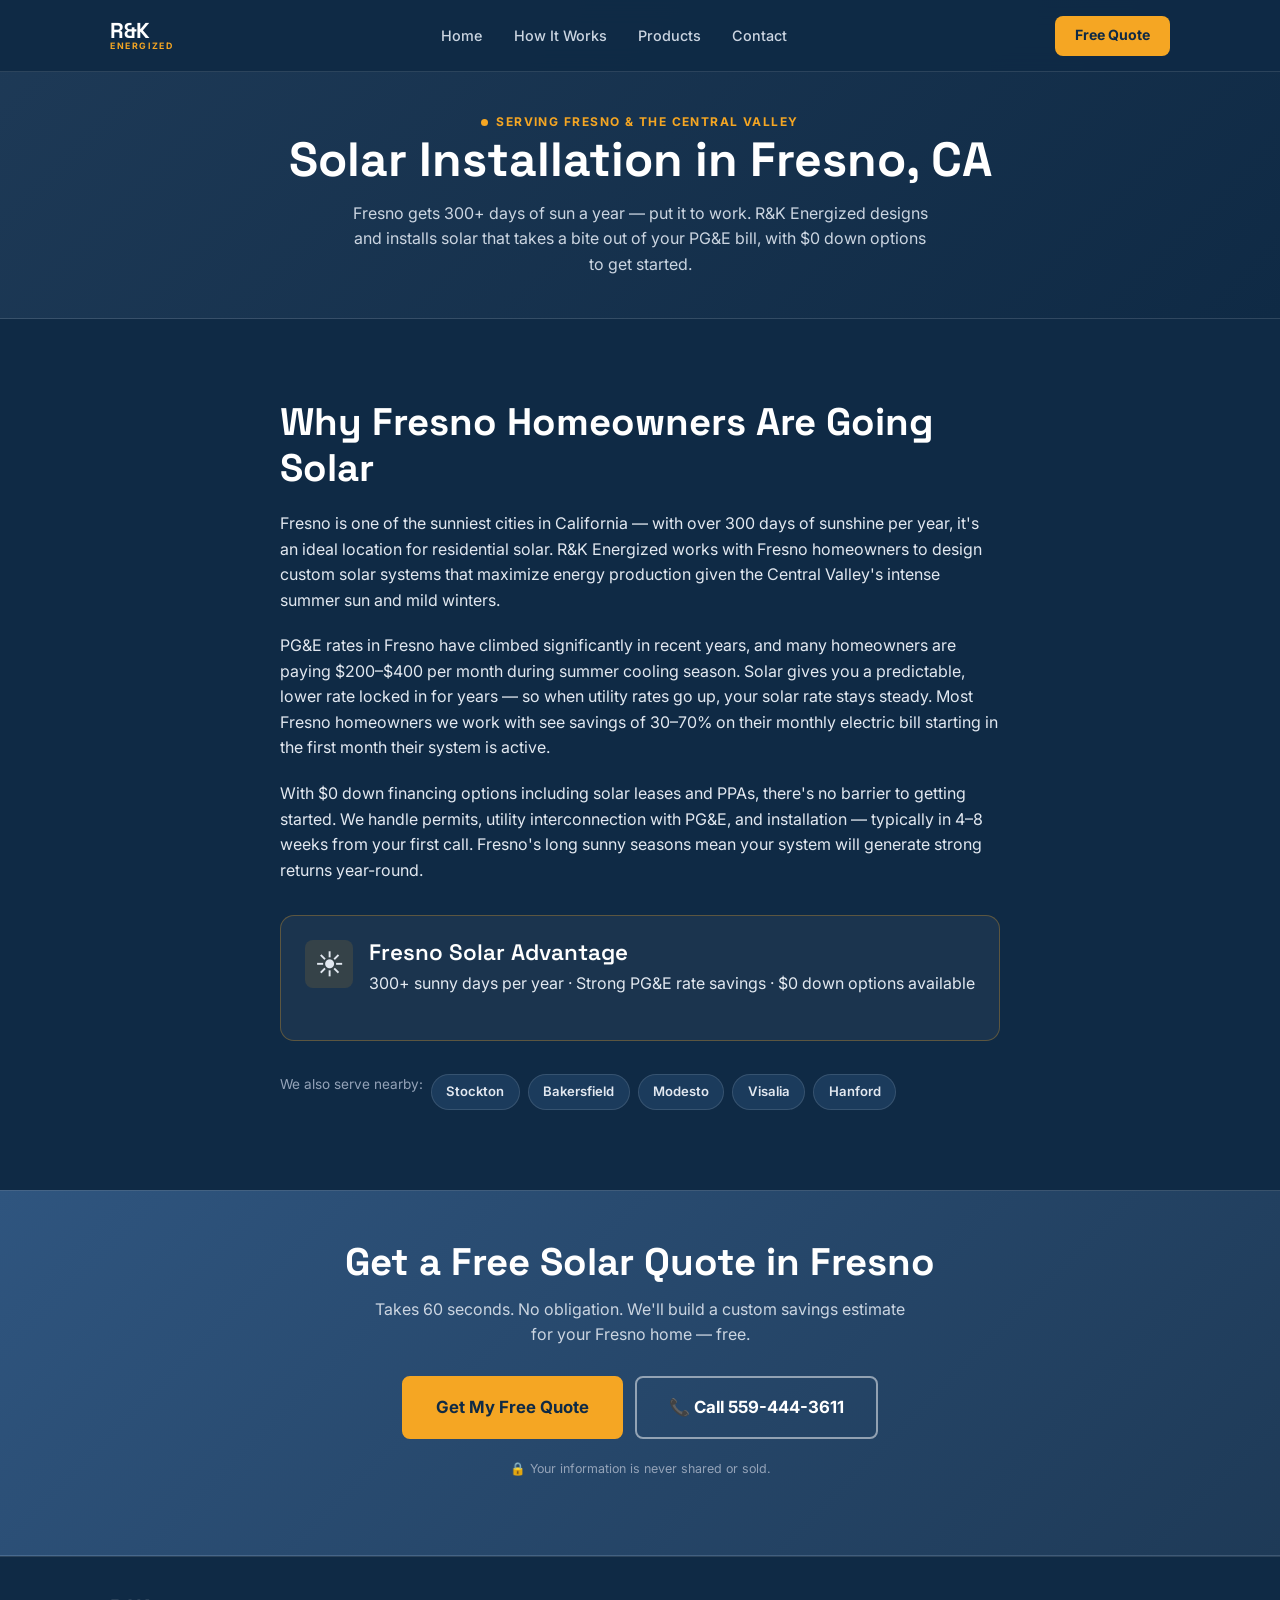
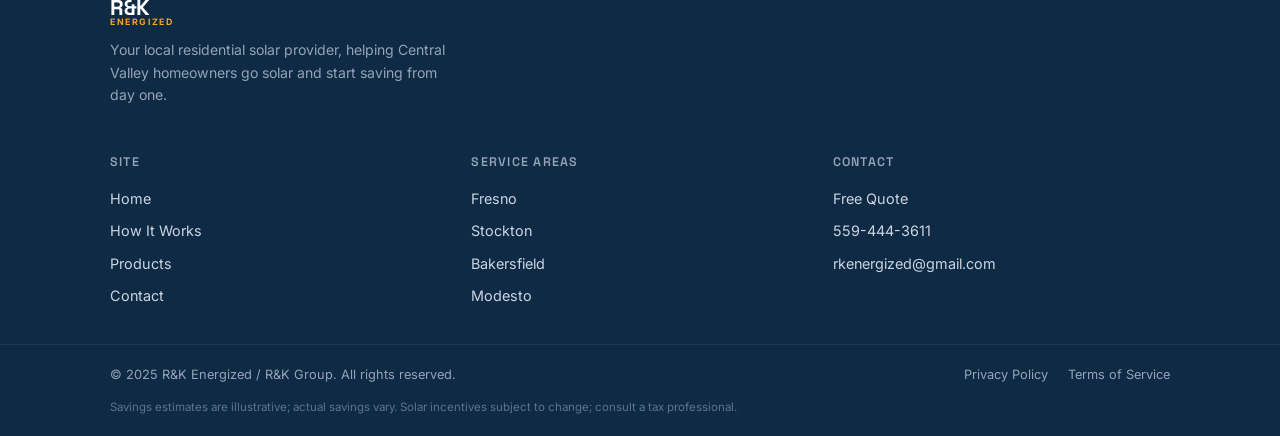
<file: fresno.html>
<!DOCTYPE html>
<html lang="en">
<head>
  <meta charset="UTF-8" />
  <meta name="viewport" content="width=device-width, initial-scale=1.0" />
  <title>Solar Installer in Fresno, CA | R&amp;K Energized — Free Quote</title>
  <meta name="description" content="Cut your PG&amp;E bill with solar in Fresno, CA. R&amp;K Energized designs &amp; installs residential solar — 300+ sunny days a year, $0 down options, Tesla Powerwall 3. Free quote: 559-444-3611." />
  <meta name="keywords" content="solar installer fresno ca, fresno solar panels, residential solar fresno, solar company fresno california" />
  <meta name="robots" content="index, follow" />
  <meta name="theme-color" content="#2F557F" />
  <meta name="author" content="R&amp;K Energized" />
  <meta name="geo.region" content="US-CA" />
  <meta name="geo.placename" content="Fresno, California" />
  <link rel="canonical" href="https://rkenergized.com/fresno.html" />
  <meta property="og:type" content="website" />
  <meta property="og:site_name" content="R&amp;K Energized" />
  <meta property="og:locale" content="en_US" />
  <meta property="og:title" content="Solar Installer in Fresno, CA | R&amp;K Energized" />
  <meta property="og:description" content="Residential solar installation in Fresno — $0 down, Tesla Powerwall 3, free quote." />
  <meta property="og:image" content="https://rkenergized.com/images/hero.jpg" />
  <meta property="og:url" content="https://rkenergized.com/fresno.html" />
  <meta name="twitter:card" content="summary_large_image" />
  <meta name="twitter:image" content="https://rkenergized.com/images/hero.jpg" />
  <link rel="stylesheet" href="css/main.css" />
  <link rel="preconnect" href="https://fonts.googleapis.com" />
  <link rel="preconnect" href="https://fonts.gstatic.com" crossorigin />
  <link href="https://fonts.googleapis.com/css2?family=Inter:wght@400;500;600;700;800&family=Space+Grotesk:wght@400;600;700;800&display=swap" rel="stylesheet" />

  <script type="application/ld+json">
  {
    "@context": "https://schema.org",
    "@type": "LocalBusiness",
    "name": "R&K Energized",
    "description": "Residential solar installer serving Fresno, CA and surrounding areas.",
    "url": "https://rkenergized.com/fresno.html",
    "telephone": "+1-559-444-3611",
    "areaServed": { "@type": "City", "name": "Fresno, California" }
  }
  </script>
</head>
<body>

  <!-- NAV -->
  <nav class="nav" id="nav" aria-label="Main navigation">
    <div class="nav__inner">
      <a href="index.html" class="nav__logo" aria-label="R&amp;K Energized — Home">
        <span class="logo-rk">R&amp;K</span>
        <span class="logo-energized">Energized</span>
      </a>
      <ul class="nav__links" role="list">
        <li><a href="index.html" class="nav__link">Home</a></li>
        <li><a href="how-it-works.html" class="nav__link">How It Works</a></li>
        <li><a href="products.html" class="nav__link">Products</a></li>
        <li><a href="contact.html" class="nav__link">Contact</a></li>
      </ul>
      <a href="contact.html" class="nav__cta-btn">Free Quote</a>
      <a href="tel:+15594443611" class="nav__cta-tel" aria-label="Call R&amp;K Energized">📞 559-444-3611</a>
      <button class="nav__hamburger" id="hamburger" aria-label="Toggle menu" aria-expanded="false" aria-controls="mobileMenu">
        <span></span><span></span><span></span>
      </button>
    </div>
    <nav class="nav__mobile" id="mobileMenu" aria-label="Mobile navigation">
      <a href="index.html" class="nav__mobile-link">Home</a>
      <a href="how-it-works.html" class="nav__mobile-link">How It Works</a>
      <a href="products.html" class="nav__mobile-link">Products</a>
      <a href="contact.html" class="nav__mobile-link">Contact</a>
      <a href="contact.html" class="btn btn--primary btn--full" style="margin-top:1rem;">Get a Free Quote</a>
    </nav>
  </nav>

  <!-- PAGE HERO -->
  <header class="page-hero">
    <div class="container">
      <p class="eyebrow page-hero__eyebrow">Serving Fresno &amp; the Central Valley</p>
      <h1>Solar Installation in Fresno, CA</h1>
      <p>Fresno gets 300+ days of sun a year — put it to work. R&amp;K Energized designs and installs solar that takes a bite out of your PG&amp;E bill, with $0 down options to get started.</p>
    </div>
  </header>

  <!-- CITY CONTENT -->
  <section class="section city-section" aria-labelledby="city-heading">
    <div class="container">
      <div class="city-content">
        <h2 id="city-heading" style="margin-bottom:1.25rem;">Why Fresno Homeowners Are Going Solar</h2>

        <p>Fresno is one of the sunniest cities in California — with over 300 days of sunshine per year, it's an ideal location for residential solar. R&amp;K Energized works with Fresno homeowners to design custom solar systems that maximize energy production given the Central Valley's intense summer sun and mild winters.</p>

        <p>PG&amp;E rates in Fresno have climbed significantly in recent years, and many homeowners are paying $200–$400 per month during summer cooling season. Solar gives you a predictable, lower rate locked in for years — so when utility rates go up, your solar rate stays steady. Most Fresno homeowners we work with see savings of 30–70% on their monthly electric bill starting in the first month their system is active.</p>

        <p>With $0 down financing options including solar leases and PPAs, there's no barrier to getting started. We handle permits, utility interconnection with PG&amp;E, and installation — typically in 4–8 weeks from your first call. Fresno's long sunny seasons mean your system will generate strong returns year-round.</p>

        <div class="benefit-card" style="margin-top:2rem;border-color:rgba(245,166,35,0.3);">
          <div class="benefit-card__icon" aria-hidden="true">☀️</div>
          <div>
            <h3>Fresno Solar Advantage</h3>
            <p>300+ sunny days per year · Strong PG&amp;E rate savings · $0 down options available</p>
          </div>
        </div>

        <div class="city-links" style="margin-top:2rem;">
          <p style="font-size:0.85rem;color:var(--muted);margin-bottom:0.5rem;">We also serve nearby:</p>
          <a href="stockton.html" class="city-chip">Stockton</a>
          <a href="bakersfield.html" class="city-chip">Bakersfield</a>
          <a href="modesto.html" class="city-chip">Modesto</a>
          <span class="city-chip">Visalia</span>
          <span class="city-chip">Hanford</span>
        </div>
      </div>
    </div>
  </section>

  <!-- CTA -->
  <section class="cta-banner">
    <div class="container">
      <h2>Get a Free Solar Quote in Fresno</h2>
      <p>Takes 60 seconds. No obligation. We'll build a custom savings estimate for your Fresno home — free.</p>
      <div class="cta-banner__actions">
        <a href="contact.html" class="btn btn--primary btn--lg">Get My Free Quote</a>
        <a href="tel:+15594443611" class="btn btn--ghost-white btn--lg">📞 Call 559-444-3611</a>
      </div>
      <p class="cta-banner__note">🔒 Your information is never shared or sold.</p>
    </div>
  </section>

  <!-- FOOTER -->
  <footer class="footer" aria-label="Site footer">
    <div class="container footer__inner">
      <div class="footer__brand">
        <a href="index.html" class="nav__logo" aria-label="R&amp;K Energized Home">
          <span class="logo-rk">R&amp;K</span>
          <span class="logo-energized">Energized</span>
        </a>
        <p>Your local residential solar provider, helping Central Valley homeowners go solar and start saving from day one.</p>
      </div>
      <div class="footer__links">
        <div class="footer__col">
          <h4>Site</h4>
          <a href="index.html">Home</a>
          <a href="how-it-works.html">How It Works</a>
          <a href="products.html">Products</a>
          <a href="contact.html">Contact</a>
        </div>
        <div class="footer__col">
          <h4>Service Areas</h4>
          <a href="fresno.html">Fresno</a>
          <a href="stockton.html">Stockton</a>
          <a href="bakersfield.html">Bakersfield</a>
          <a href="modesto.html">Modesto</a>
        </div>
        <div class="footer__col">
          <h4>Contact</h4>
          <a href="contact.html">Free Quote</a>
          <a href="tel:+15594443611">559-444-3611</a>
          <a href="mailto:rkenergized@gmail.com">rkenergized@gmail.com</a>
        </div>
      </div>
    </div>
    <div class="footer__bottom">
      <div class="container">
        <div class="footer__bottom-inner">
          <span>© 2025 R&amp;K Energized / R&amp;K Group. All rights reserved.</span>
          <div class="footer__bottom-links">
            <a href="#">Privacy Policy</a>
            <a href="#">Terms of Service</a>
          </div>
        </div>
        <p class="footer__disclaimer">Savings estimates are illustrative; actual savings vary. Solar incentives subject to change; consult a tax professional.</p>
      </div>
    </div>
  </footer>

  <a href="tel:+15594443611" class="sticky-call" aria-label="Call R&amp;K Energized at 559-444-3611">
    <span class="sticky-call__icon" aria-hidden="true">📞</span>
    <span>559-444-3611</span>
  </a>

  <script src="js/main.js"></script>
</body>
</html>
</file>
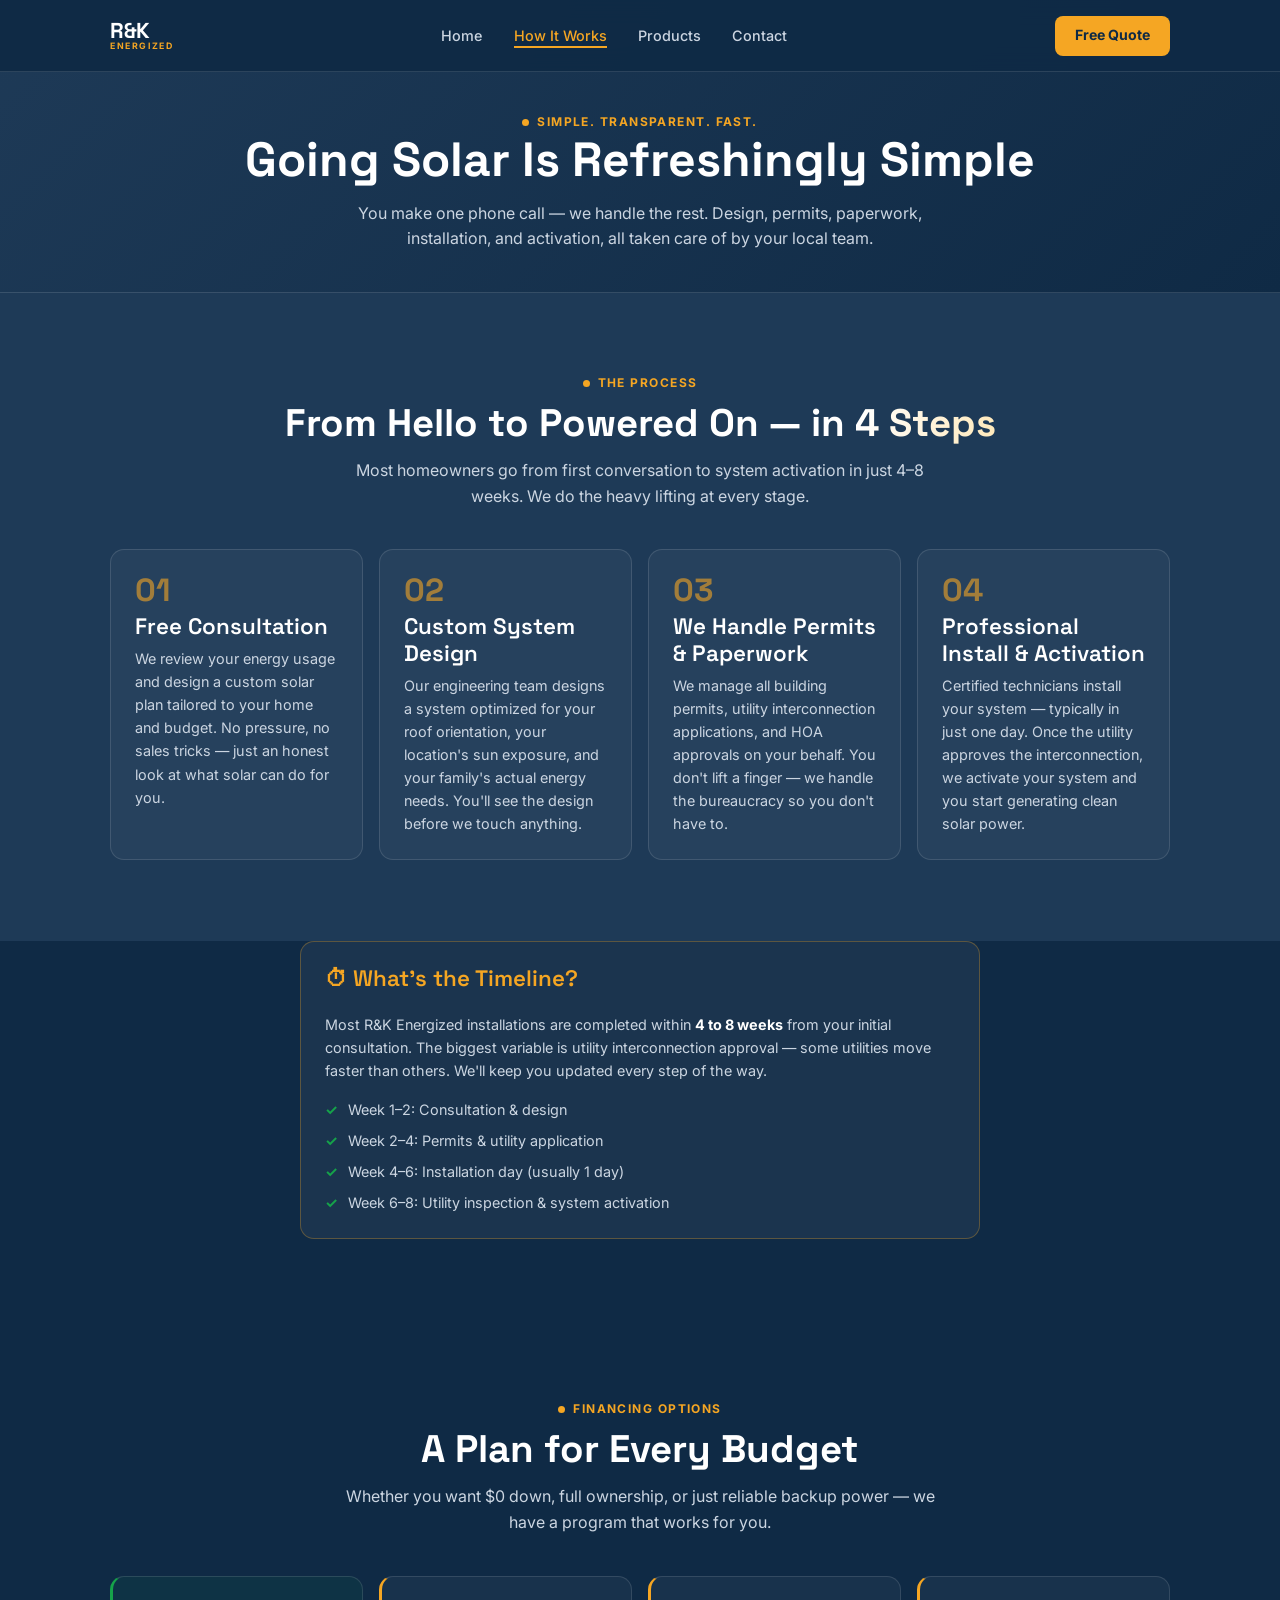
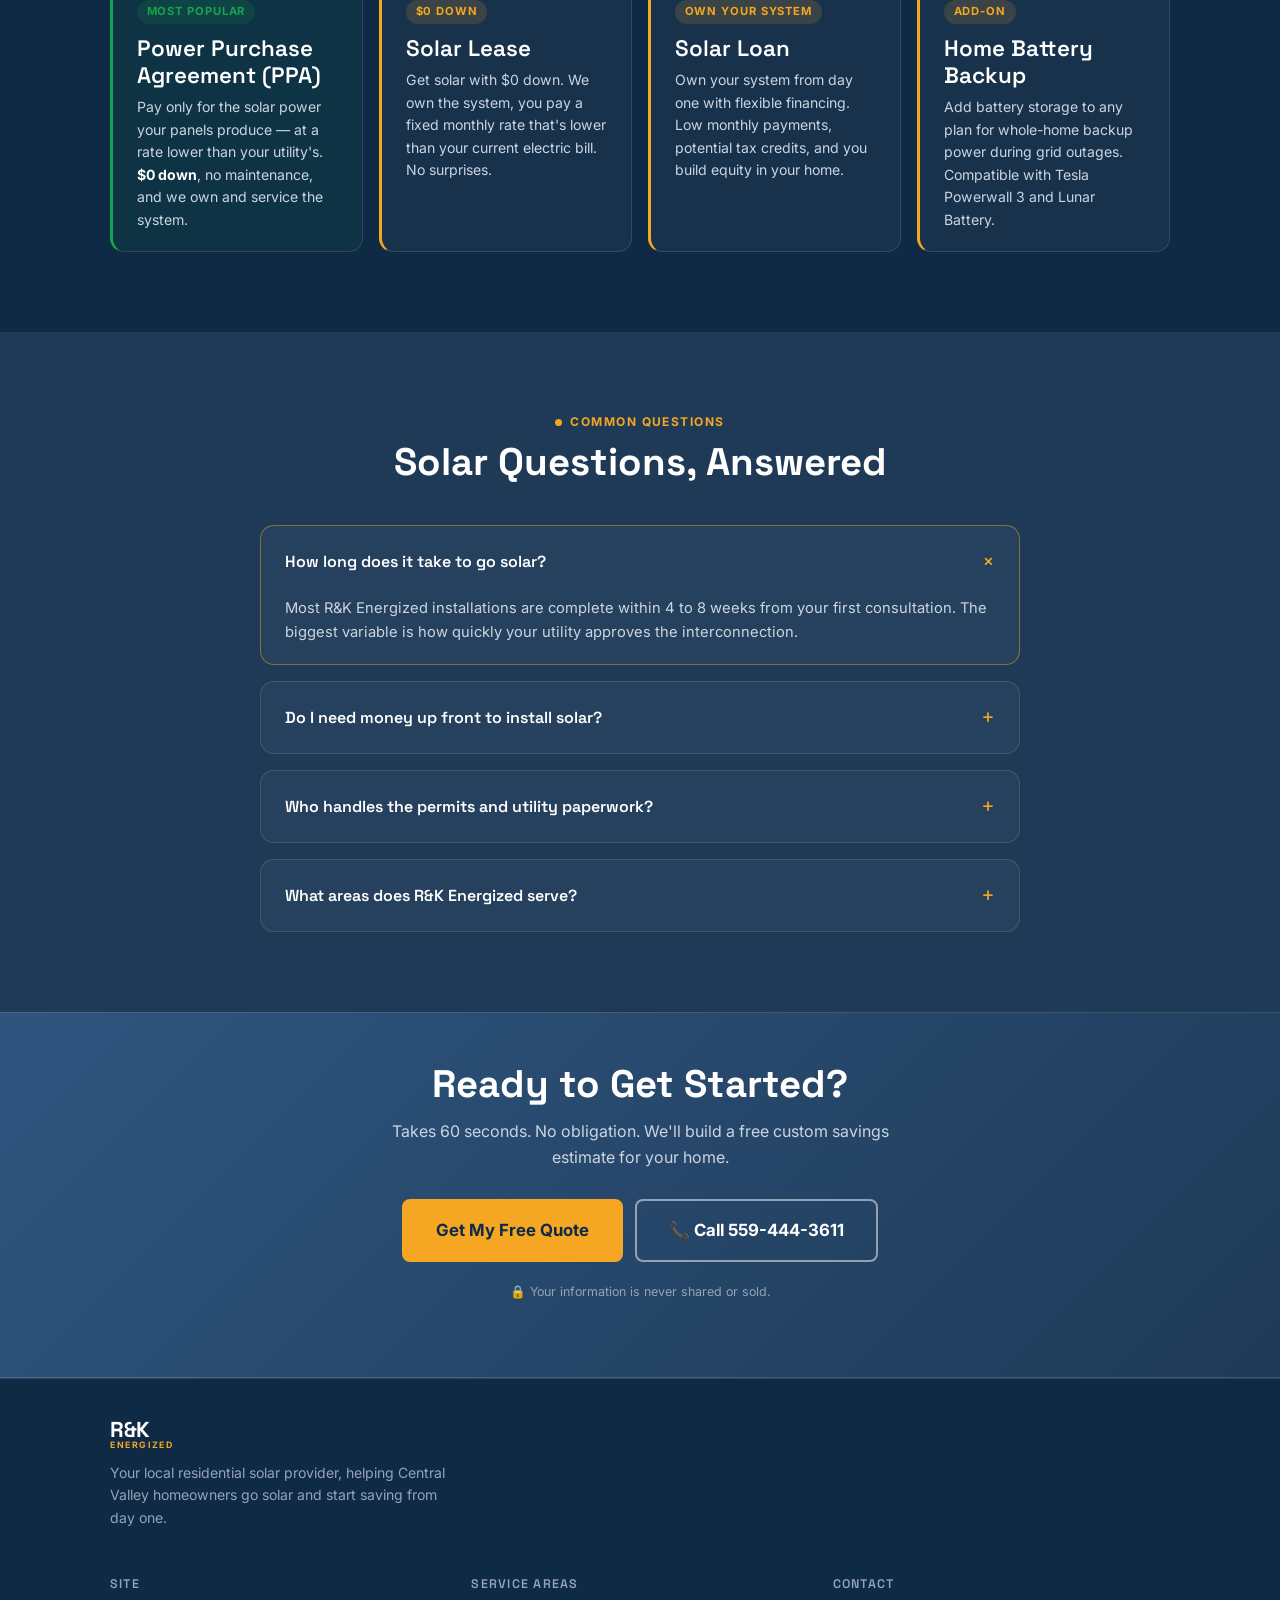
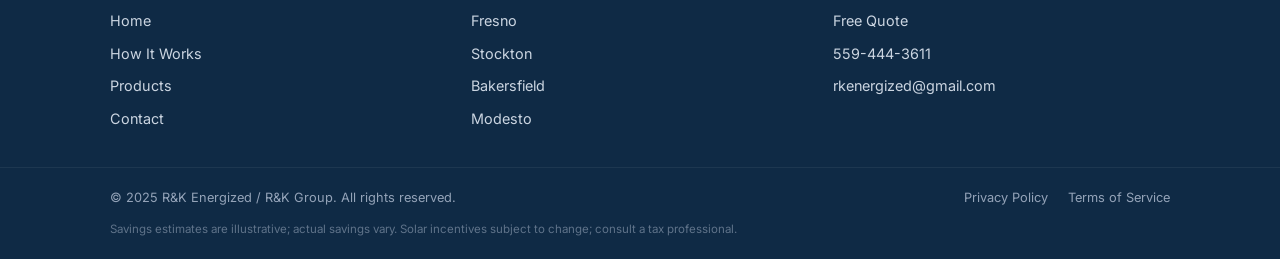
<file: how-it-works.html>
<!DOCTYPE html>
<html lang="en">
<head>
  <meta charset="UTF-8" />
  <meta name="viewport" content="width=device-width, initial-scale=1.0" />
  <title>How Solar Works | R&amp;K Energized — Central Valley Solar Installer</title>
  <meta name="description" content="Learn how going solar with R&amp;K Energized works — from your free consultation to your first day generating clean energy. Serving Fresno, Stockton, Bakersfield and the Central Valley." />
  <meta name="robots" content="index, follow" />
  <meta name="theme-color" content="#2F557F" />
  <meta name="author" content="R&amp;K Energized" />
  <link rel="canonical" href="https://rkenergized.com/how-it-works.html" />
  <meta property="og:type" content="website" />
  <meta property="og:site_name" content="R&amp;K Energized" />
  <meta property="og:locale" content="en_US" />
  <meta property="og:title" content="How Solar Works | R&amp;K Energized" />
  <meta property="og:description" content="From free consultation to system activation — we walk you through every step of going solar." />
  <meta property="og:image" content="https://rkenergized.com/images/hero.jpg" />
  <meta property="og:url" content="https://rkenergized.com/how-it-works.html" />
  <meta name="twitter:card" content="summary_large_image" />
  <meta name="twitter:image" content="https://rkenergized.com/images/hero.jpg" />
  <link rel="stylesheet" href="css/main.css" />
  <link rel="preconnect" href="https://fonts.googleapis.com" />
  <link rel="preconnect" href="https://fonts.gstatic.com" crossorigin />
  <link href="https://fonts.googleapis.com/css2?family=Inter:wght@400;500;600;700;800&family=Space+Grotesk:wght@400;600;700;800&display=swap" rel="stylesheet" />

  <script type="application/ld+json">
  {
    "@context": "https://schema.org",
    "@type": "HowTo",
    "name": "How Going Solar with R&K Energized Works",
    "description": "The four-step process to install residential solar with R&K Energized in California's Central Valley.",
    "totalTime": "P8W",
    "step": [
      { "@type": "HowToStep", "position": 1, "name": "Free Consultation", "text": "We review your energy usage and design a custom solar plan tailored to your home and budget — no pressure, no sales tricks." },
      { "@type": "HowToStep", "position": 2, "name": "Custom System Design", "text": "Our engineering team designs a system optimized for your roof orientation, sun exposure, and your family's energy needs." },
      { "@type": "HowToStep", "position": 3, "name": "Permits & Paperwork", "text": "We handle all building permits, utility interconnection applications, and HOA approvals on your behalf." },
      { "@type": "HowToStep", "position": 4, "name": "Professional Install & Activation", "text": "Certified technicians install your system — typically in one day — and activate it once the utility approves interconnection." }
    ]
  }
  </script>

  <script type="application/ld+json">
  {
    "@context": "https://schema.org",
    "@type": "FAQPage",
    "mainEntity": [
      { "@type": "Question", "name": "How long does it take to go solar?", "acceptedAnswer": { "@type": "Answer", "text": "Most R&K Energized installations are complete within 4 to 8 weeks from your first consultation. The biggest variable is how quickly your utility approves the interconnection." } },
      { "@type": "Question", "name": "Do I need money up front to install solar?", "acceptedAnswer": { "@type": "Answer", "text": "No. We offer $0 down options including solar leases and Power Purchase Agreements (PPAs), so most homeowners start saving with no upfront cost. Loan and full-ownership plans are also available." } },
      { "@type": "Question", "name": "Who handles the permits and utility paperwork?", "acceptedAnswer": { "@type": "Answer", "text": "We do. R&K Energized manages all building permits, utility interconnection applications, and HOA approvals on your behalf." } },
      { "@type": "Question", "name": "What areas does R&K Energized serve?", "acceptedAnswer": { "@type": "Answer", "text": "We install residential solar across California's Central Valley, including Fresno, Stockton, Bakersfield, Modesto, Tracy, Visalia, Hanford, and Kern County." } }
    ]
  }
  </script>
</head>
<body>

  <!-- NAV -->
  <nav class="nav" id="nav" aria-label="Main navigation">
    <div class="nav__inner">
      <a href="index.html" class="nav__logo" aria-label="R&amp;K Energized — Home">
        <span class="logo-rk">R&amp;K</span>
        <span class="logo-energized">Energized</span>
      </a>
      <ul class="nav__links" role="list">
        <li><a href="index.html" class="nav__link">Home</a></li>
        <li><a href="how-it-works.html" class="nav__link active" aria-current="page">How It Works</a></li>
        <li><a href="products.html" class="nav__link">Products</a></li>
        <li><a href="contact.html" class="nav__link">Contact</a></li>
      </ul>
      <a href="contact.html" class="nav__cta-btn">Free Quote</a>
      <a href="tel:+15594443611" class="nav__cta-tel" aria-label="Call R&amp;K Energized">📞 559-444-3611</a>
      <button class="nav__hamburger" id="hamburger" aria-label="Toggle menu" aria-expanded="false" aria-controls="mobileMenu">
        <span></span><span></span><span></span>
      </button>
    </div>
    <nav class="nav__mobile" id="mobileMenu" aria-label="Mobile navigation">
      <a href="index.html" class="nav__mobile-link">Home</a>
      <a href="how-it-works.html" class="nav__mobile-link active">How It Works</a>
      <a href="products.html" class="nav__mobile-link">Products</a>
      <a href="contact.html" class="nav__mobile-link">Contact</a>
      <a href="contact.html" class="btn btn--primary btn--full" style="margin-top:1rem;">Get a Free Quote</a>
    </nav>
  </nav>

  <!-- PAGE HERO -->
  <header class="page-hero">
    <div class="container">
      <p class="eyebrow page-hero__eyebrow">Simple. Transparent. Fast.</p>
      <h1>Going Solar Is Refreshingly Simple</h1>
      <p>You make one phone call — we handle the rest. Design, permits, paperwork, installation, and activation, all taken care of by your local team.</p>
    </div>
  </header>

  <!-- 4-STEP PROCESS -->
  <section class="section steps-section" aria-labelledby="steps-heading">
    <div class="container">
      <div class="section-header">
        <p class="eyebrow">The Process</p>
        <h2 class="section-title" id="steps-heading">From Hello to Powered On — in 4 Steps</h2>
        <p class="section-desc">Most homeowners go from first conversation to system activation in just 4–8 weeks. We do the heavy lifting at every stage.</p>
      </div>
      <div class="steps-grid">

        <div class="step-card">
          <div class="step-num" aria-hidden="true">01</div>
          <h3>Free Consultation</h3>
          <p>We review your energy usage and design a custom solar plan tailored to your home and budget. No pressure, no sales tricks — just an honest look at what solar can do for you.</p>
        </div>

        <div class="step-card">
          <div class="step-num" aria-hidden="true">02</div>
          <h3>Custom System Design</h3>
          <p>Our engineering team designs a system optimized for your roof orientation, your location's sun exposure, and your family's actual energy needs. You'll see the design before we touch anything.</p>
        </div>

        <div class="step-card">
          <div class="step-num" aria-hidden="true">03</div>
          <h3>We Handle Permits &amp; Paperwork</h3>
          <p>We manage all building permits, utility interconnection applications, and HOA approvals on your behalf. You don't lift a finger — we handle the bureaucracy so you don't have to.</p>
        </div>

        <div class="step-card">
          <div class="step-num" aria-hidden="true">04</div>
          <h3>Professional Install &amp; Activation</h3>
          <p>Certified technicians install your system — typically in just one day. Once the utility approves the interconnection, we activate your system and you start generating clean solar power.</p>
        </div>

      </div>
    </div>
  </section>

  <!-- WHAT TO EXPECT CALLOUT -->
  <section class="section" style="background:var(--navy);padding-top:0;">
    <div class="container">
      <div class="benefit-card" style="flex-direction:column;gap:1rem;max-width:680px;margin:0 auto;border-color:rgba(245,166,35,0.3);">
        <h3 style="color:var(--amber);">⏱ What's the Timeline?</h3>
        <p>Most R&amp;K Energized installations are completed within <strong style="color:var(--white);">4 to 8 weeks</strong> from your initial consultation. The biggest variable is utility interconnection approval — some utilities move faster than others. We'll keep you updated every step of the way.</p>
        <ul style="list-style:none;display:flex;flex-direction:column;gap:0.5rem;margin:0;">
          <li style="display:flex;gap:0.6rem;font-size:0.9rem;color:var(--text-dk);"><span class="check" style="color:var(--green);font-weight:700;display:inline-block;">✓</span> Week 1–2: Consultation &amp; design</li>
          <li style="display:flex;gap:0.6rem;font-size:0.9rem;color:var(--text-dk);"><span class="check" style="color:var(--green);font-weight:700;display:inline-block;">✓</span> Week 2–4: Permits &amp; utility application</li>
          <li style="display:flex;gap:0.6rem;font-size:0.9rem;color:var(--text-dk);"><span class="check" style="color:var(--green);font-weight:700;display:inline-block;">✓</span> Week 4–6: Installation day (usually 1 day)</li>
          <li style="display:flex;gap:0.6rem;font-size:0.9rem;color:var(--text-dk);"><span class="check" style="color:var(--green);font-weight:700;display:inline-block;">✓</span> Week 6–8: Utility inspection &amp; system activation</li>
        </ul>
      </div>
    </div>
  </section>

  <!-- FINANCING OPTIONS -->
  <section class="section financing-section" aria-labelledby="financing-heading">
    <div class="container">
      <div class="section-header">
        <p class="eyebrow">Financing Options</p>
        <h2 class="section-title" id="financing-heading">A Plan for Every Budget</h2>
        <p class="section-desc">Whether you want $0 down, full ownership, or just reliable backup power — we have a program that works for you.</p>
      </div>
      <div class="financing-grid">

        <div class="financing-card financing-card--featured">
          <span class="financing-chip financing-chip--green">Most Popular</span>
          <h3>Power Purchase Agreement (PPA)</h3>
          <p>Pay only for the solar power your panels produce — at a rate lower than your utility's. <strong style="color:var(--white);">$0 down</strong>, no maintenance, and we own and service the system.</p>
        </div>

        <div class="financing-card">
          <span class="financing-chip">$0 Down</span>
          <h3>Solar Lease</h3>
          <p>Get solar with $0 down. We own the system, you pay a fixed monthly rate that's lower than your current electric bill. No surprises.</p>
        </div>

        <div class="financing-card">
          <span class="financing-chip">Own Your System</span>
          <h3>Solar Loan</h3>
          <p>Own your system from day one with flexible financing. Low monthly payments, potential tax credits, and you build equity in your home.</p>
        </div>

        <div class="financing-card">
          <span class="financing-chip">Add-On</span>
          <h3>Home Battery Backup</h3>
          <p>Add battery storage to any plan for whole-home backup power during grid outages. Compatible with Tesla Powerwall 3 and Lunar Battery.</p>
        </div>

      </div>
    </div>
  </section>

  <!-- FAQ -->
  <section class="section faq-section" aria-labelledby="faq-heading" style="background:var(--blue-dk);">
    <div class="container">
      <div class="section-header">
        <p class="eyebrow">Common Questions</p>
        <h2 class="section-title" id="faq-heading">Solar Questions, Answered</h2>
      </div>
      <div class="faq-list">
        <details class="faq-item" open>
          <summary>How long does it take to go solar?</summary>
          <p>Most R&amp;K Energized installations are complete within 4 to 8 weeks from your first consultation. The biggest variable is how quickly your utility approves the interconnection.</p>
        </details>
        <details class="faq-item">
          <summary>Do I need money up front to install solar?</summary>
          <p>No. We offer $0 down options including solar leases and Power Purchase Agreements (PPAs), so most homeowners start saving with no upfront cost. Loan and full-ownership plans are also available.</p>
        </details>
        <details class="faq-item">
          <summary>Who handles the permits and utility paperwork?</summary>
          <p>We do. R&amp;K Energized manages all building permits, utility interconnection applications, and HOA approvals on your behalf — you don't lift a finger.</p>
        </details>
        <details class="faq-item">
          <summary>What areas does R&amp;K Energized serve?</summary>
          <p>We install residential solar across California's Central Valley, including Fresno, Stockton, Bakersfield, Modesto, Tracy, Visalia, Hanford, and Kern County.</p>
        </details>
      </div>
    </div>
  </section>

  <!-- FINAL CTA -->
  <section class="cta-banner">
    <div class="container">
      <h2>Ready to Get Started?</h2>
      <p>Takes 60 seconds. No obligation. We'll build a free custom savings estimate for your home.</p>
      <div class="cta-banner__actions">
        <a href="contact.html" class="btn btn--primary btn--lg">Get My Free Quote</a>
        <a href="tel:+15594443611" class="btn btn--ghost-white btn--lg">📞 Call 559-444-3611</a>
      </div>
      <p class="cta-banner__note">🔒 Your information is never shared or sold.</p>
    </div>
  </section>

  <!-- FOOTER -->
  <footer class="footer" aria-label="Site footer">
    <div class="container footer__inner">
      <div class="footer__brand">
        <a href="index.html" class="nav__logo" aria-label="R&amp;K Energized Home">
          <span class="logo-rk">R&amp;K</span>
          <span class="logo-energized">Energized</span>
        </a>
        <p>Your local residential solar provider, helping Central Valley homeowners go solar and start saving from day one.</p>
      </div>
      <div class="footer__links">
        <div class="footer__col">
          <h4>Site</h4>
          <a href="index.html">Home</a>
          <a href="how-it-works.html">How It Works</a>
          <a href="products.html">Products</a>
          <a href="contact.html">Contact</a>
        </div>
        <div class="footer__col">
          <h4>Service Areas</h4>
          <a href="fresno.html">Fresno</a>
          <a href="stockton.html">Stockton</a>
          <a href="bakersfield.html">Bakersfield</a>
          <a href="modesto.html">Modesto</a>
        </div>
        <div class="footer__col">
          <h4>Contact</h4>
          <a href="contact.html">Free Quote</a>
          <a href="tel:+15594443611">559-444-3611</a>
          <a href="mailto:rkenergized@gmail.com">rkenergized@gmail.com</a>
        </div>
      </div>
    </div>
    <div class="footer__bottom">
      <div class="container">
        <div class="footer__bottom-inner">
          <span>© 2025 R&amp;K Energized / R&amp;K Group. All rights reserved.</span>
          <div class="footer__bottom-links">
            <a href="#">Privacy Policy</a>
            <a href="#">Terms of Service</a>
          </div>
        </div>
        <p class="footer__disclaimer">Savings estimates are illustrative; actual savings vary. Solar incentives subject to change; consult a tax professional.</p>
      </div>
    </div>
  </footer>

  <a href="tel:+15594443611" class="sticky-call" aria-label="Call R&amp;K Energized at 559-444-3611">
    <span class="sticky-call__icon" aria-hidden="true">📞</span>
    <span>559-444-3611</span>
  </a>

  <script src="js/main.js"></script>
</body>
</html>
</file>
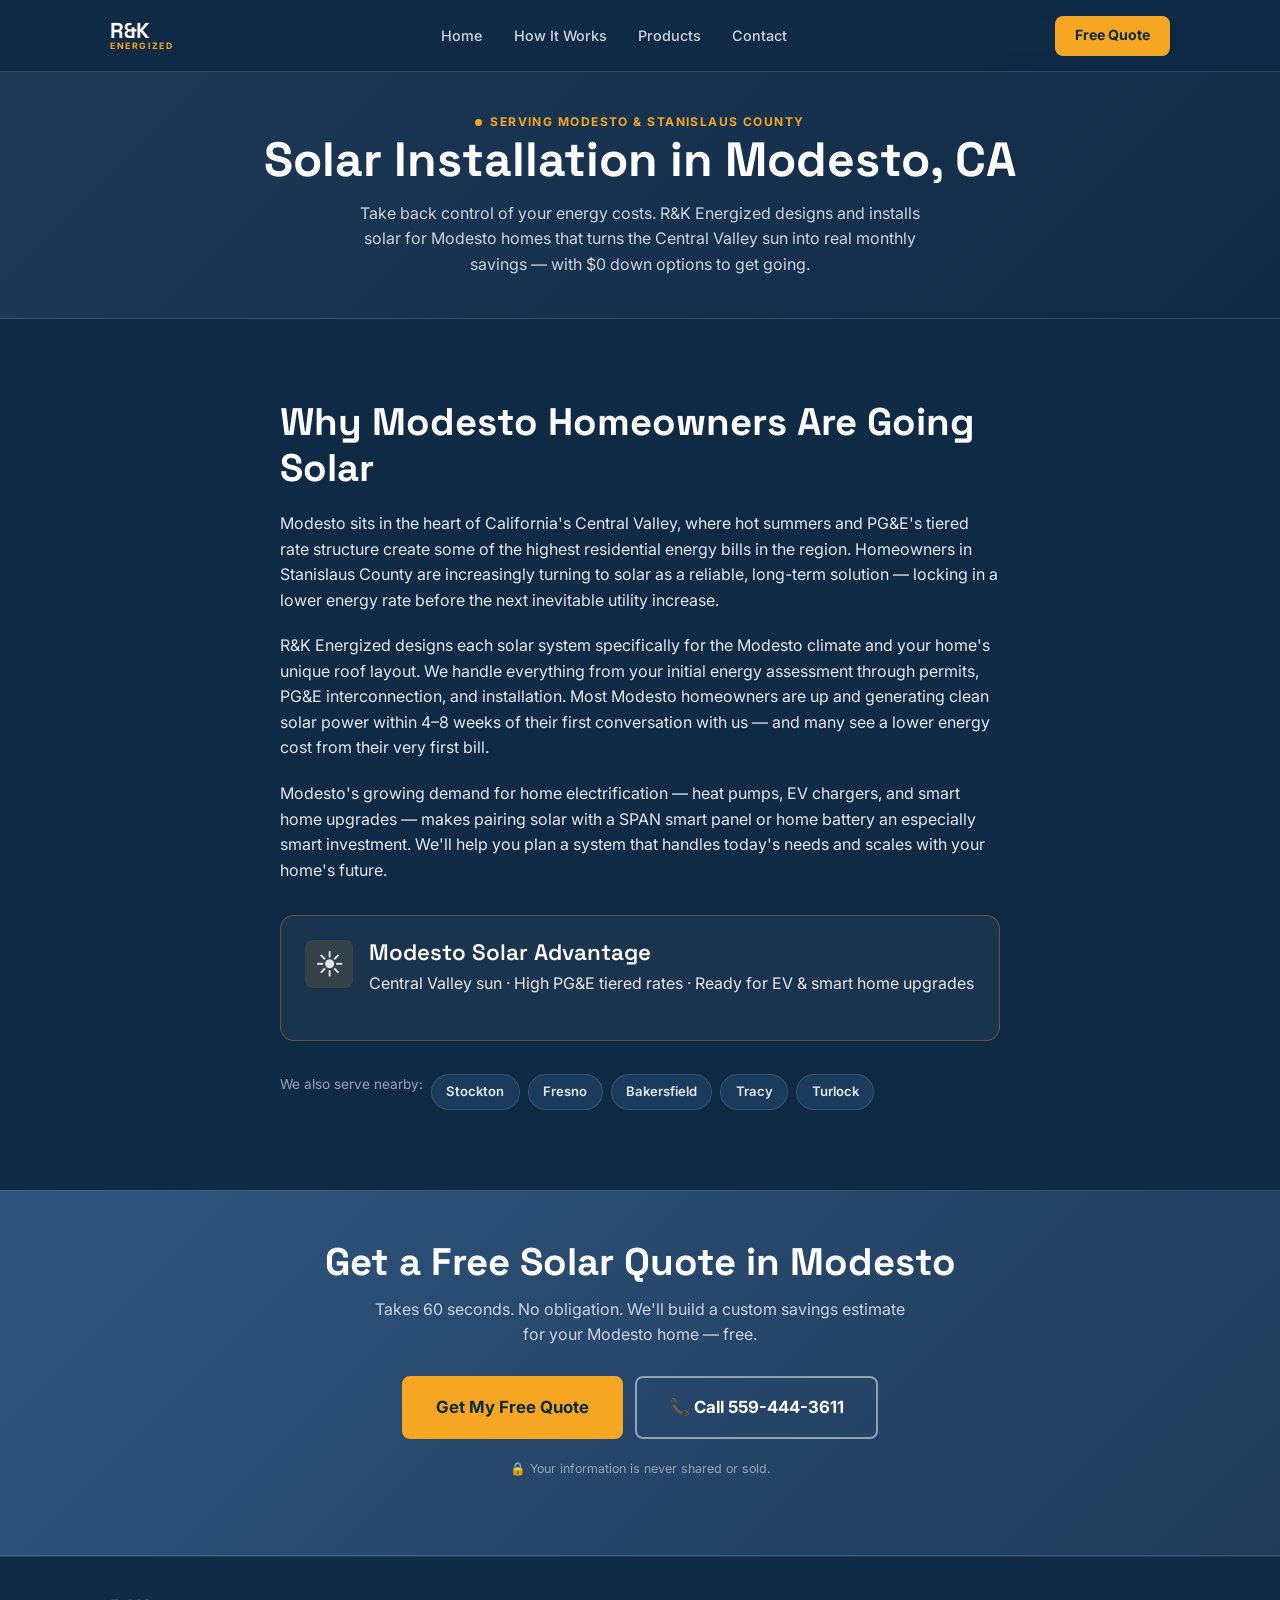
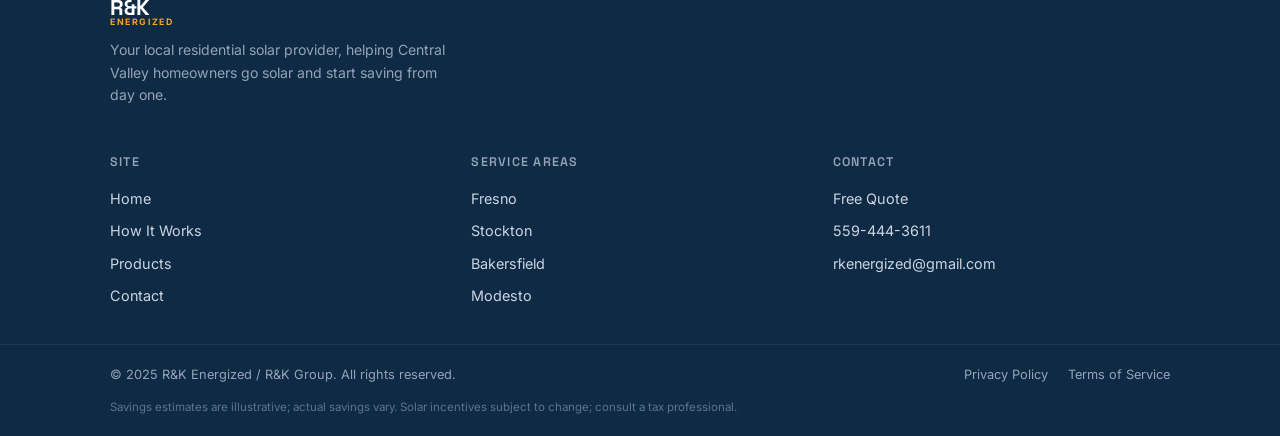
<file: modesto.html>
<!DOCTYPE html>
<html lang="en">
<head>
  <meta charset="UTF-8" />
  <meta name="viewport" content="width=device-width, initial-scale=1.0" />
  <title>Solar Installer in Modesto, CA | R&amp;K Energized — Free Quote</title>
  <meta name="description" content="Solar installation in Modesto &amp; Stanislaus County, CA. R&amp;K Energized designs $0 down residential solar with Tesla Powerwall 3 and SPAN smart panels. Free savings estimate: 559-444-3611." />
  <meta name="keywords" content="solar installer modesto ca, modesto solar panels, residential solar modesto, solar company stanislaus county california" />
  <meta name="robots" content="index, follow" />
  <meta name="theme-color" content="#2F557F" />
  <meta name="author" content="R&amp;K Energized" />
  <meta name="geo.region" content="US-CA" />
  <meta name="geo.placename" content="Modesto, California" />
  <link rel="canonical" href="https://rkenergized.com/modesto.html" />
  <meta property="og:type" content="website" />
  <meta property="og:site_name" content="R&amp;K Energized" />
  <meta property="og:locale" content="en_US" />
  <meta property="og:title" content="Solar Installer in Modesto, CA | R&amp;K Energized" />
  <meta property="og:description" content="Residential solar installation in Modesto — $0 down, Tesla Powerwall 3, free quote." />
  <meta property="og:image" content="https://rkenergized.com/images/hero.jpg" />
  <meta property="og:url" content="https://rkenergized.com/modesto.html" />
  <meta name="twitter:card" content="summary_large_image" />
  <meta name="twitter:image" content="https://rkenergized.com/images/hero.jpg" />
  <link rel="stylesheet" href="css/main.css" />
  <link rel="preconnect" href="https://fonts.googleapis.com" />
  <link rel="preconnect" href="https://fonts.gstatic.com" crossorigin />
  <link href="https://fonts.googleapis.com/css2?family=Inter:wght@400;500;600;700;800&family=Space+Grotesk:wght@400;600;700;800&display=swap" rel="stylesheet" />

  <script type="application/ld+json">
  {
    "@context": "https://schema.org",
    "@type": "LocalBusiness",
    "name": "R&K Energized",
    "description": "Residential solar installer serving Modesto, CA and Stanislaus County.",
    "url": "https://rkenergized.com/modesto.html",
    "telephone": "+1-559-444-3611",
    "areaServed": { "@type": "City", "name": "Modesto, California" }
  }
  </script>
</head>
<body>

  <!-- NAV -->
  <nav class="nav" id="nav" aria-label="Main navigation">
    <div class="nav__inner">
      <a href="index.html" class="nav__logo" aria-label="R&amp;K Energized — Home">
        <span class="logo-rk">R&amp;K</span>
        <span class="logo-energized">Energized</span>
      </a>
      <ul class="nav__links" role="list">
        <li><a href="index.html" class="nav__link">Home</a></li>
        <li><a href="how-it-works.html" class="nav__link">How It Works</a></li>
        <li><a href="products.html" class="nav__link">Products</a></li>
        <li><a href="contact.html" class="nav__link">Contact</a></li>
      </ul>
      <a href="contact.html" class="nav__cta-btn">Free Quote</a>
      <a href="tel:+15594443611" class="nav__cta-tel" aria-label="Call R&amp;K Energized">📞 559-444-3611</a>
      <button class="nav__hamburger" id="hamburger" aria-label="Toggle menu" aria-expanded="false" aria-controls="mobileMenu">
        <span></span><span></span><span></span>
      </button>
    </div>
    <nav class="nav__mobile" id="mobileMenu" aria-label="Mobile navigation">
      <a href="index.html" class="nav__mobile-link">Home</a>
      <a href="how-it-works.html" class="nav__mobile-link">How It Works</a>
      <a href="products.html" class="nav__mobile-link">Products</a>
      <a href="contact.html" class="nav__mobile-link">Contact</a>
      <a href="contact.html" class="btn btn--primary btn--full" style="margin-top:1rem;">Get a Free Quote</a>
    </nav>
  </nav>

  <!-- PAGE HERO -->
  <header class="page-hero">
    <div class="container">
      <p class="eyebrow page-hero__eyebrow">Serving Modesto &amp; Stanislaus County</p>
      <h1>Solar Installation in Modesto, CA</h1>
      <p>Take back control of your energy costs. R&amp;K Energized designs and installs solar for Modesto homes that turns the Central Valley sun into real monthly savings — with $0 down options to get going.</p>
    </div>
  </header>

  <!-- CITY CONTENT -->
  <section class="section city-section" aria-labelledby="city-heading">
    <div class="container">
      <div class="city-content">
        <h2 id="city-heading" style="margin-bottom:1.25rem;">Why Modesto Homeowners Are Going Solar</h2>

        <p>Modesto sits in the heart of California's Central Valley, where hot summers and PG&amp;E's tiered rate structure create some of the highest residential energy bills in the region. Homeowners in Stanislaus County are increasingly turning to solar as a reliable, long-term solution — locking in a lower energy rate before the next inevitable utility increase.</p>

        <p>R&amp;K Energized designs each solar system specifically for the Modesto climate and your home's unique roof layout. We handle everything from your initial energy assessment through permits, PG&amp;E interconnection, and installation. Most Modesto homeowners are up and generating clean solar power within 4–8 weeks of their first conversation with us — and many see a lower energy cost from their very first bill.</p>

        <p>Modesto's growing demand for home electrification — heat pumps, EV chargers, and smart home upgrades — makes pairing solar with a SPAN smart panel or home battery an especially smart investment. We'll help you plan a system that handles today's needs and scales with your home's future.</p>

        <div class="benefit-card" style="margin-top:2rem;border-color:rgba(245,166,35,0.3);">
          <div class="benefit-card__icon" aria-hidden="true">☀️</div>
          <div>
            <h3>Modesto Solar Advantage</h3>
            <p>Central Valley sun · High PG&amp;E tiered rates · Ready for EV &amp; smart home upgrades</p>
          </div>
        </div>

        <div class="city-links" style="margin-top:2rem;">
          <p style="font-size:0.85rem;color:var(--muted);margin-bottom:0.5rem;">We also serve nearby:</p>
          <a href="stockton.html" class="city-chip">Stockton</a>
          <a href="fresno.html" class="city-chip">Fresno</a>
          <a href="bakersfield.html" class="city-chip">Bakersfield</a>
          <span class="city-chip">Tracy</span>
          <span class="city-chip">Turlock</span>
        </div>
      </div>
    </div>
  </section>

  <!-- CTA -->
  <section class="cta-banner">
    <div class="container">
      <h2>Get a Free Solar Quote in Modesto</h2>
      <p>Takes 60 seconds. No obligation. We'll build a custom savings estimate for your Modesto home — free.</p>
      <div class="cta-banner__actions">
        <a href="contact.html" class="btn btn--primary btn--lg">Get My Free Quote</a>
        <a href="tel:+15594443611" class="btn btn--ghost-white btn--lg">📞 Call 559-444-3611</a>
      </div>
      <p class="cta-banner__note">🔒 Your information is never shared or sold.</p>
    </div>
  </section>

  <!-- FOOTER -->
  <footer class="footer" aria-label="Site footer">
    <div class="container footer__inner">
      <div class="footer__brand">
        <a href="index.html" class="nav__logo" aria-label="R&amp;K Energized Home">
          <span class="logo-rk">R&amp;K</span>
          <span class="logo-energized">Energized</span>
        </a>
        <p>Your local residential solar provider, helping Central Valley homeowners go solar and start saving from day one.</p>
      </div>
      <div class="footer__links">
        <div class="footer__col">
          <h4>Site</h4>
          <a href="index.html">Home</a>
          <a href="how-it-works.html">How It Works</a>
          <a href="products.html">Products</a>
          <a href="contact.html">Contact</a>
        </div>
        <div class="footer__col">
          <h4>Service Areas</h4>
          <a href="fresno.html">Fresno</a>
          <a href="stockton.html">Stockton</a>
          <a href="bakersfield.html">Bakersfield</a>
          <a href="modesto.html">Modesto</a>
        </div>
        <div class="footer__col">
          <h4>Contact</h4>
          <a href="contact.html">Free Quote</a>
          <a href="tel:+15594443611">559-444-3611</a>
          <a href="mailto:rkenergized@gmail.com">rkenergized@gmail.com</a>
        </div>
      </div>
    </div>
    <div class="footer__bottom">
      <div class="container">
        <div class="footer__bottom-inner">
          <span>© 2025 R&amp;K Energized / R&amp;K Group. All rights reserved.</span>
          <div class="footer__bottom-links">
            <a href="#">Privacy Policy</a>
            <a href="#">Terms of Service</a>
          </div>
        </div>
        <p class="footer__disclaimer">Savings estimates are illustrative; actual savings vary. Solar incentives subject to change; consult a tax professional.</p>
      </div>
    </div>
  </footer>

  <a href="tel:+15594443611" class="sticky-call" aria-label="Call R&amp;K Energized at 559-444-3611">
    <span class="sticky-call__icon" aria-hidden="true">📞</span>
    <span>559-444-3611</span>
  </a>

  <script src="js/main.js"></script>
</body>
</html>
</file>
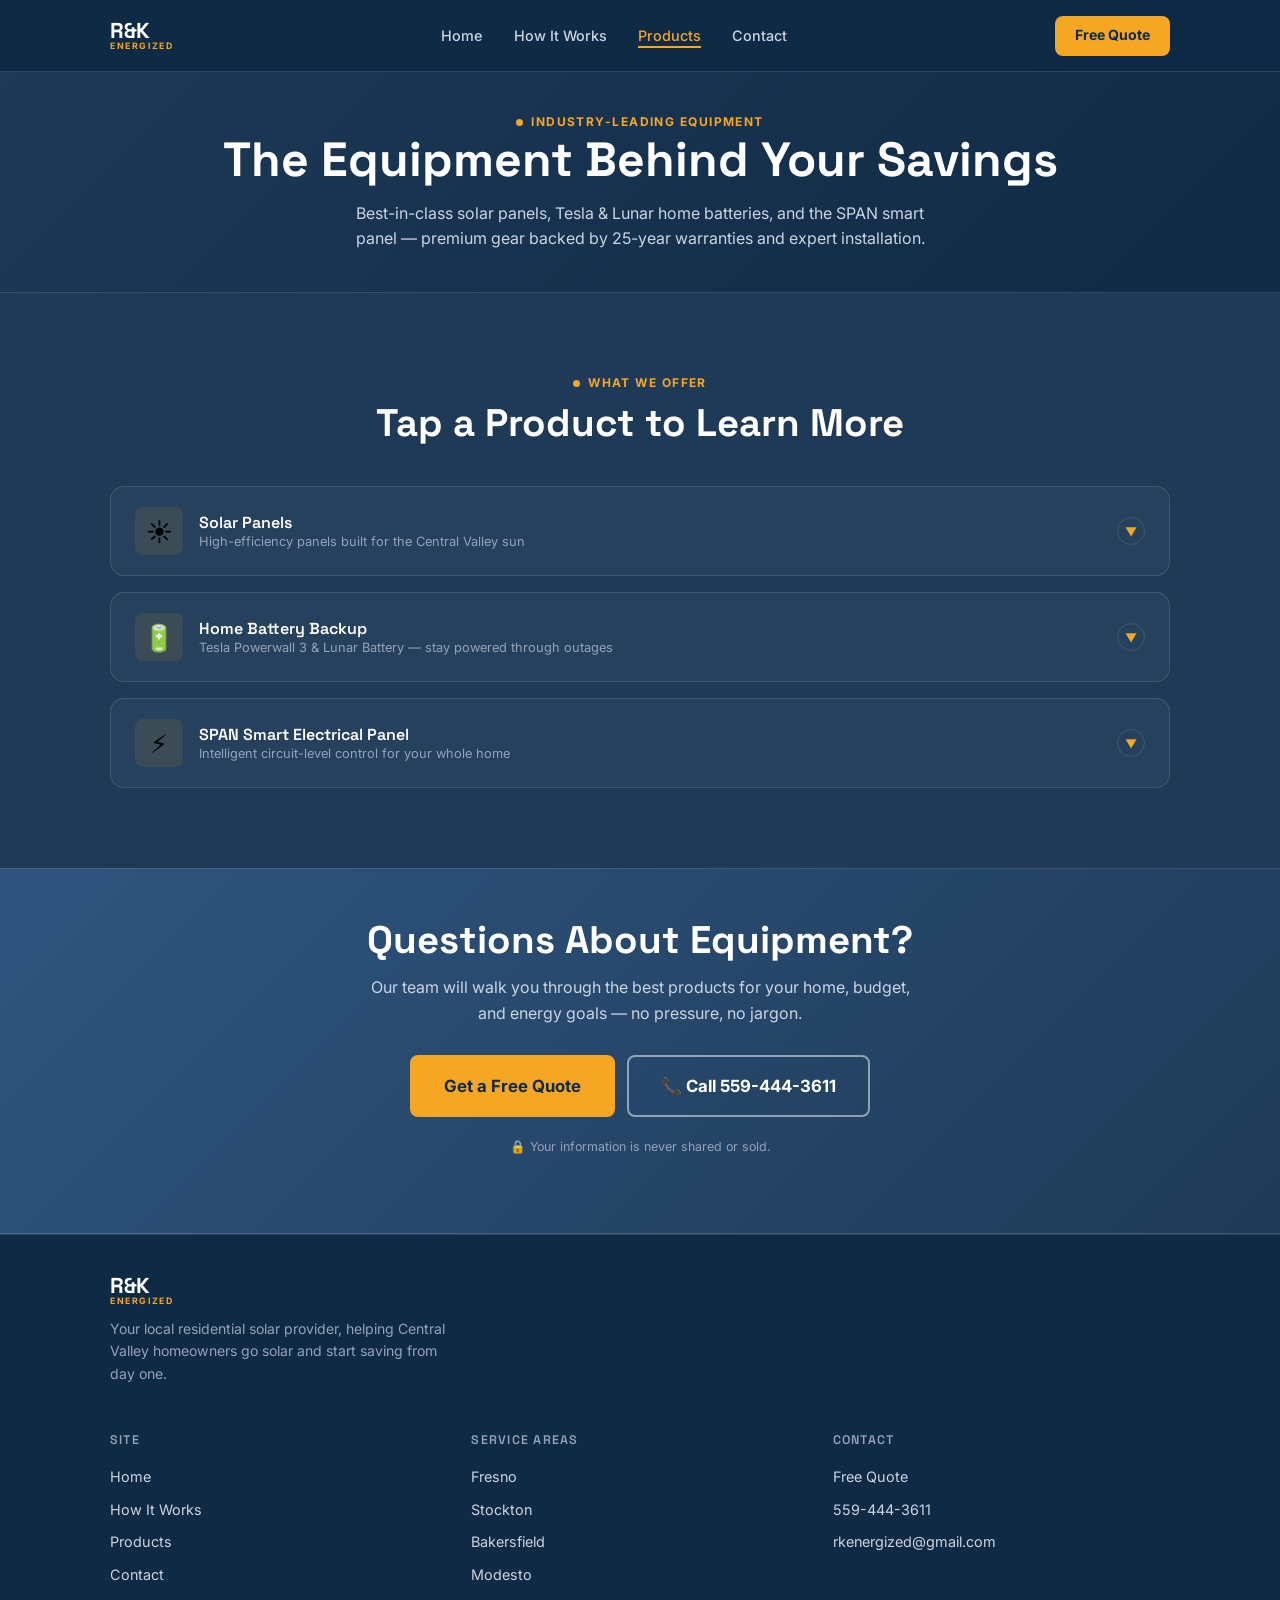
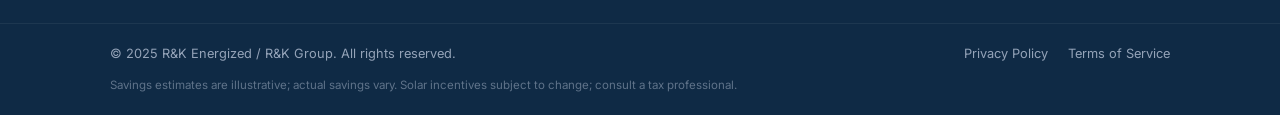
<file: products.html>
<!DOCTYPE html>
<html lang="en">
<head>
  <meta charset="UTF-8" />
  <meta name="viewport" content="width=device-width, initial-scale=1.0" />
  <title>Solar Products — Panels, Battery &amp; SPAN Panel | R&amp;K Energized</title>
  <meta name="description" content="Solar panels, Tesla Powerwall 3 battery backup, and SPAN smart electrical panels — installed by R&amp;K Energized across California's Central Valley. Learn more and get a free quote." />
  <meta name="robots" content="index, follow" />
  <meta name="theme-color" content="#2F557F" />
  <meta name="author" content="R&amp;K Energized" />
  <link rel="canonical" href="https://rkenergized.com/products.html" />
  <meta property="og:type" content="website" />
  <meta property="og:site_name" content="R&amp;K Energized" />
  <meta property="og:locale" content="en_US" />
  <meta property="og:title" content="Solar Products | R&amp;K Energized" />
  <meta property="og:description" content="Solar panels, Tesla Powerwall 3, and SPAN smart panels — professional installation across the Central Valley." />
  <meta property="og:image" content="https://rkenergized.com/images/hero.jpg" />
  <meta property="og:url" content="https://rkenergized.com/products.html" />
  <meta name="twitter:card" content="summary_large_image" />
  <meta name="twitter:image" content="https://rkenergized.com/images/hero.jpg" />
  <link rel="stylesheet" href="css/main.css" />
  <link rel="preconnect" href="https://fonts.googleapis.com" />
  <link rel="preconnect" href="https://fonts.gstatic.com" crossorigin />
  <link href="https://fonts.googleapis.com/css2?family=Inter:wght@400;500;600;700;800&family=Space+Grotesk:wght@400;600;700;800&display=swap" rel="stylesheet" />

  <script type="application/ld+json">
  {
    "@context": "https://schema.org",
    "@type": "ItemList",
    "name": "Solar Products Installed by R&K Energized",
    "itemListElement": [
      { "@type": "ListItem", "position": 1, "item": { "@type": "Product", "name": "Residential Solar Panels", "description": "High-efficiency monocrystalline solar panels with a 25-year product and performance warranty, custom-designed for your roof.", "brand": { "@type": "Brand", "name": "R&K Energized" }, "category": "Solar Panels" } },
      { "@type": "ListItem", "position": 2, "item": { "@type": "Product", "name": "Home Battery Backup — Tesla Powerwall 3 & Lunar Battery", "description": "Whole-home battery backup that charges from your solar panels and keeps essentials running during outages. Tesla Powerwall 3 offers 13.5 kWh capacity with an integrated inverter.", "brand": { "@type": "Brand", "name": "Tesla / Lunar" }, "category": "Home Battery Storage" } },
      { "@type": "ListItem", "position": 3, "item": { "@type": "Product", "name": "SPAN Smart Electrical Panel", "description": "An app-controlled smart electrical panel offering circuit-level energy monitoring and control, integrating with solar and battery systems.", "brand": { "@type": "Brand", "name": "SPAN" }, "category": "Smart Electrical Panel" } }
    ]
  }
  </script>
</head>
<body>

  <!-- NAV -->
  <nav class="nav" id="nav" aria-label="Main navigation">
    <div class="nav__inner">
      <a href="index.html" class="nav__logo" aria-label="R&amp;K Energized — Home">
        <span class="logo-rk">R&amp;K</span>
        <span class="logo-energized">Energized</span>
      </a>
      <ul class="nav__links" role="list">
        <li><a href="index.html" class="nav__link">Home</a></li>
        <li><a href="how-it-works.html" class="nav__link">How It Works</a></li>
        <li><a href="products.html" class="nav__link active" aria-current="page">Products</a></li>
        <li><a href="contact.html" class="nav__link">Contact</a></li>
      </ul>
      <a href="contact.html" class="nav__cta-btn">Free Quote</a>
      <a href="tel:+15594443611" class="nav__cta-tel" aria-label="Call R&amp;K Energized">📞 559-444-3611</a>
      <button class="nav__hamburger" id="hamburger" aria-label="Toggle menu" aria-expanded="false" aria-controls="mobileMenu">
        <span></span><span></span><span></span>
      </button>
    </div>
    <nav class="nav__mobile" id="mobileMenu" aria-label="Mobile navigation">
      <a href="index.html" class="nav__mobile-link">Home</a>
      <a href="how-it-works.html" class="nav__mobile-link">How It Works</a>
      <a href="products.html" class="nav__mobile-link active">Products</a>
      <a href="contact.html" class="nav__mobile-link">Contact</a>
      <a href="contact.html" class="btn btn--primary btn--full" style="margin-top:1rem;">Get a Free Quote</a>
    </nav>
  </nav>

  <!-- PAGE HERO -->
  <header class="page-hero">
    <div class="container">
      <p class="eyebrow page-hero__eyebrow">Industry-Leading Equipment</p>
      <h1>The Equipment Behind Your Savings</h1>
      <p>Best-in-class solar panels, Tesla &amp; Lunar home batteries, and the SPAN smart panel — premium gear backed by 25-year warranties and expert installation.</p>
    </div>
  </header>

  <!-- ACCORDION -->
  <section class="section products-section" aria-labelledby="products-heading">
    <div class="container">
      <div class="section-header">
        <p class="eyebrow">What We Offer</p>
        <h2 class="section-title" id="products-heading">Tap a Product to Learn More</h2>
      </div>

      <div class="accordion" role="list">

        <!-- Solar Panels -->
        <div class="accordion-item" role="listitem">
          <button
            class="accordion-trigger"
            aria-expanded="false"
            aria-controls="panel-solar"
            id="trigger-solar"
          >
            <div class="accordion-trigger__icon" aria-hidden="true">☀️</div>
            <div class="accordion-trigger__text">
              <h3>Solar Panels</h3>
              <p>High-efficiency panels built for the Central Valley sun</p>
            </div>
            <div class="accordion-trigger__chevron" aria-hidden="true">▼</div>
          </button>
          <div
            class="accordion-body"
            id="panel-solar"
            role="region"
            aria-labelledby="trigger-solar"
          >
            <ul>
              <li>High-efficiency monocrystalline panels rated for decades of performance</li>
              <li>Optimized for California's Central Valley sun exposure and heat</li>
              <li>25-year product and performance warranty — one of the best in the industry</li>
              <li>Custom layout designed for your roof to maximize output</li>
              <li>Monitoring app lets you track generation and savings in real time</li>
              <li>Qualifies for the federal solar tax credit (ITC) when purchased or financed</li>
            </ul>
            <hr class="divider" />
            <p class="product-note">Panel brand and model vary by system design. Our team selects the best option for your home's size, orientation, and shading profile.</p>
          </div>
        </div>

        <!-- Battery Backup -->
        <div class="accordion-item" role="listitem">
          <button
            class="accordion-trigger"
            aria-expanded="false"
            aria-controls="panel-battery"
            id="trigger-battery"
          >
            <div class="accordion-trigger__icon" aria-hidden="true">🔋</div>
            <div class="accordion-trigger__text">
              <h3>Home Battery Backup</h3>
              <p>Tesla Powerwall 3 &amp; Lunar Battery — stay powered through outages</p>
            </div>
            <div class="accordion-trigger__chevron" aria-hidden="true">▼</div>
          </button>
          <div
            class="accordion-body"
            id="panel-battery"
            role="region"
            aria-labelledby="trigger-battery"
          >
            <ul>
              <li>Whole-home backup power — keep your lights, fridge, and essentials running during outages</li>
              <li>Charges automatically from your solar panels during the day</li>
              <li>Intelligent software prioritizes backup reserve vs. daily savings based on your preferences</li>
              <li>Tesla Powerwall 3: 13.5 kWh capacity, integrated inverter, sleek wall-mount design</li>
              <li>Lunar Battery: flexible capacity options, competitive pricing, California-approved</li>
              <li>Can be added to any new solar installation or retrofitted to an existing system</li>
              <li>Storm Watch mode automatically charges to full when severe weather is detected</li>
            </ul>
            <hr class="divider" />
            <p class="product-note">Battery availability and pricing vary. Ask your R&amp;K Energized consultant which storage solution fits your home and budget best.</p>
          </div>
        </div>

        <!-- SPAN Smart Panel -->
        <div class="accordion-item" role="listitem">
          <button
            class="accordion-trigger"
            aria-expanded="false"
            aria-controls="panel-span"
            id="trigger-span"
          >
            <div class="accordion-trigger__icon" aria-hidden="true">⚡</div>
            <div class="accordion-trigger__text">
              <h3>SPAN Smart Electrical Panel</h3>
              <p>Intelligent circuit-level control for your whole home</p>
            </div>
            <div class="accordion-trigger__chevron" aria-hidden="true">▼</div>
          </button>
          <div
            class="accordion-body"
            id="panel-span"
            role="region"
            aria-labelledby="trigger-span"
          >
            <ul>
              <li>Replaces your traditional breaker box with a smart, app-controlled panel</li>
              <li>See real-time energy usage by individual circuit — down to each appliance</li>
              <li>During an outage, choose which circuits stay on to extend your battery life</li>
              <li>Remote control via the SPAN app — turn circuits on or off from anywhere</li>
              <li>Integrates seamlessly with solar and home battery systems</li>
              <li>Future-ready for EV chargers, heat pumps, and other smart home upgrades</li>
              <li>Backed by a full product warranty and professional installation</li>
            </ul>
            <hr class="divider" />
            <p class="product-note">SPAN panel installation requires a licensed electrician. R&amp;K Energized handles the full installation as part of your solar project.</p>
          </div>
        </div>

      </div><!-- /accordion -->
    </div>
  </section>

  <!-- FINAL CTA -->
  <section class="cta-banner">
    <div class="container">
      <h2>Questions About Equipment?</h2>
      <p>Our team will walk you through the best products for your home, budget, and energy goals — no pressure, no jargon.</p>
      <div class="cta-banner__actions">
        <a href="contact.html" class="btn btn--primary btn--lg">Get a Free Quote</a>
        <a href="tel:+15594443611" class="btn btn--ghost-white btn--lg">📞 Call 559-444-3611</a>
      </div>
      <p class="cta-banner__note">🔒 Your information is never shared or sold.</p>
    </div>
  </section>

  <!-- FOOTER -->
  <footer class="footer" aria-label="Site footer">
    <div class="container footer__inner">
      <div class="footer__brand">
        <a href="index.html" class="nav__logo" aria-label="R&amp;K Energized Home">
          <span class="logo-rk">R&amp;K</span>
          <span class="logo-energized">Energized</span>
        </a>
        <p>Your local residential solar provider, helping Central Valley homeowners go solar and start saving from day one.</p>
      </div>
      <div class="footer__links">
        <div class="footer__col">
          <h4>Site</h4>
          <a href="index.html">Home</a>
          <a href="how-it-works.html">How It Works</a>
          <a href="products.html">Products</a>
          <a href="contact.html">Contact</a>
        </div>
        <div class="footer__col">
          <h4>Service Areas</h4>
          <a href="fresno.html">Fresno</a>
          <a href="stockton.html">Stockton</a>
          <a href="bakersfield.html">Bakersfield</a>
          <a href="modesto.html">Modesto</a>
        </div>
        <div class="footer__col">
          <h4>Contact</h4>
          <a href="contact.html">Free Quote</a>
          <a href="tel:+15594443611">559-444-3611</a>
          <a href="mailto:rkenergized@gmail.com">rkenergized@gmail.com</a>
        </div>
      </div>
    </div>
    <div class="footer__bottom">
      <div class="container">
        <div class="footer__bottom-inner">
          <span>© 2025 R&amp;K Energized / R&amp;K Group. All rights reserved.</span>
          <div class="footer__bottom-links">
            <a href="#">Privacy Policy</a>
            <a href="#">Terms of Service</a>
          </div>
        </div>
        <p class="footer__disclaimer">Savings estimates are illustrative; actual savings vary. Solar incentives subject to change; consult a tax professional.</p>
      </div>
    </div>
  </footer>

  <a href="tel:+15594443611" class="sticky-call" aria-label="Call R&amp;K Energized at 559-444-3611">
    <span class="sticky-call__icon" aria-hidden="true">📞</span>
    <span>559-444-3611</span>
  </a>

  <script src="js/main.js"></script>
</body>
</html>
</file>
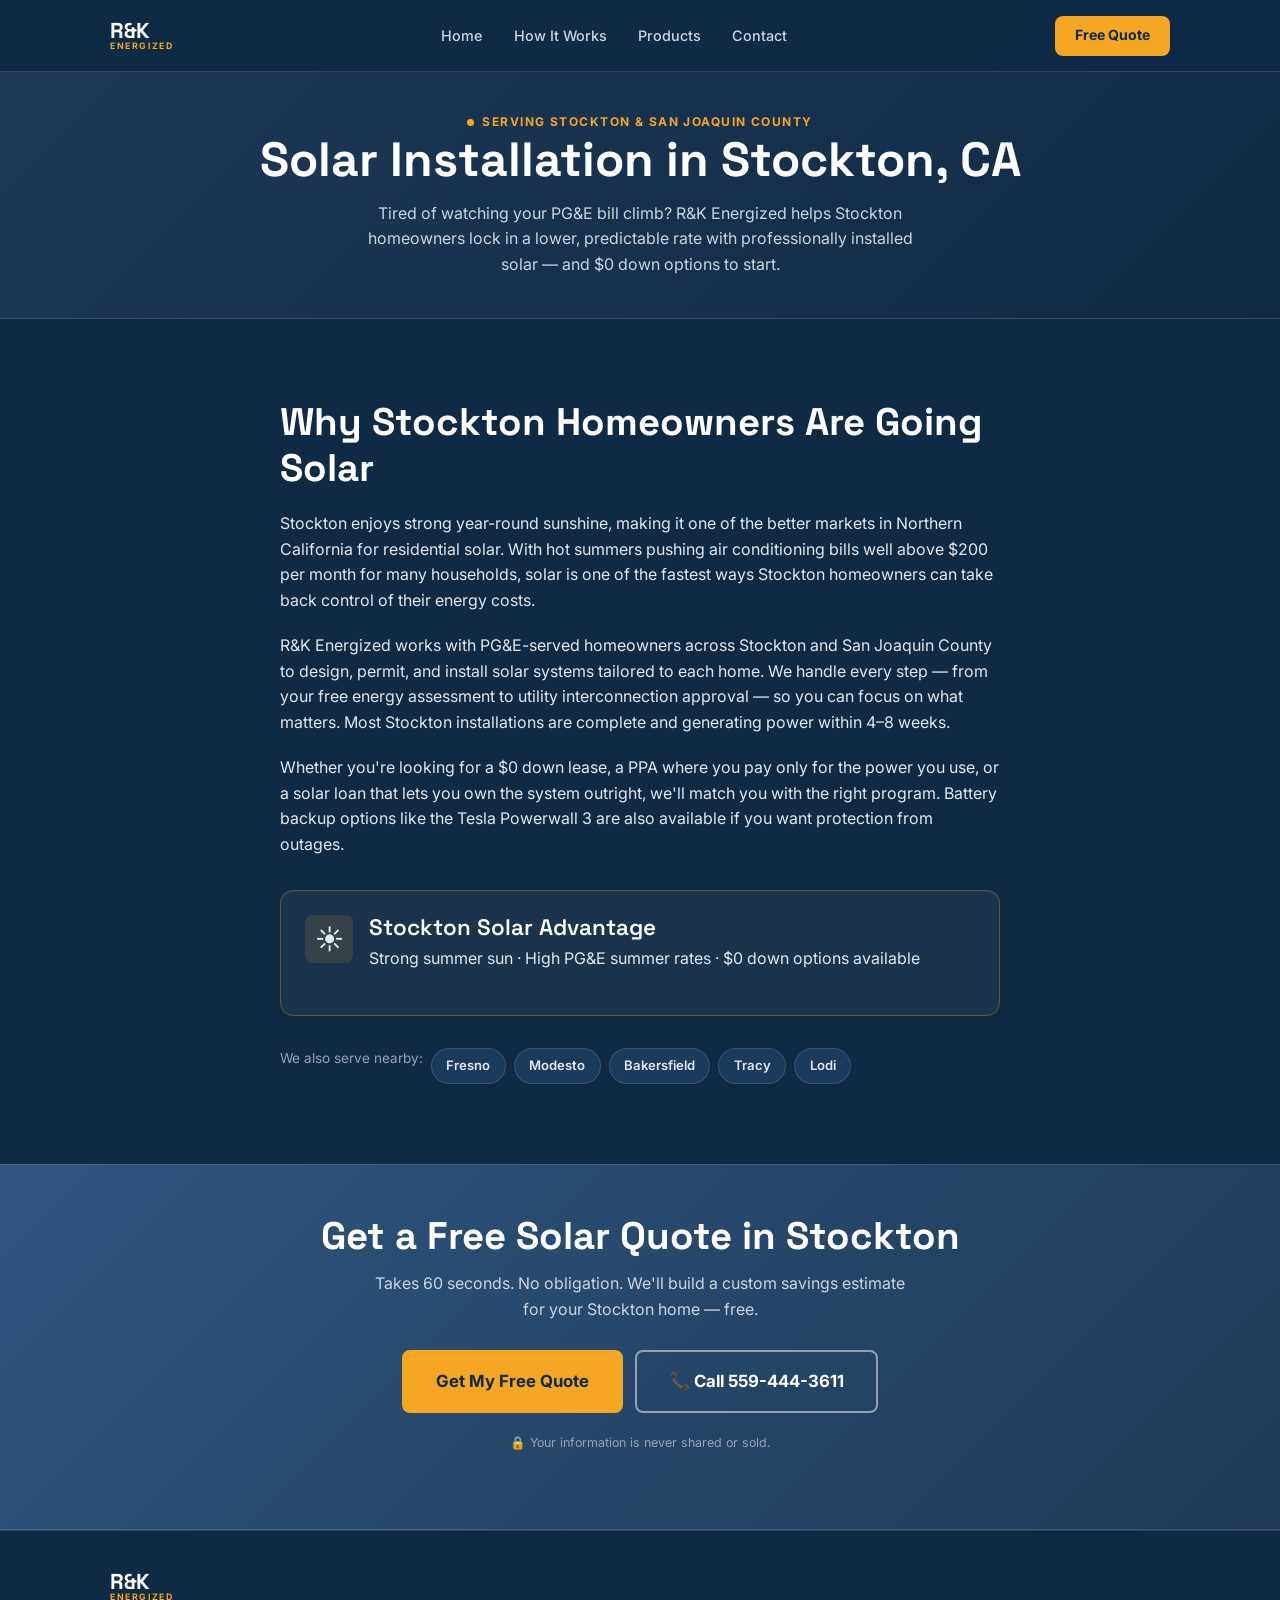
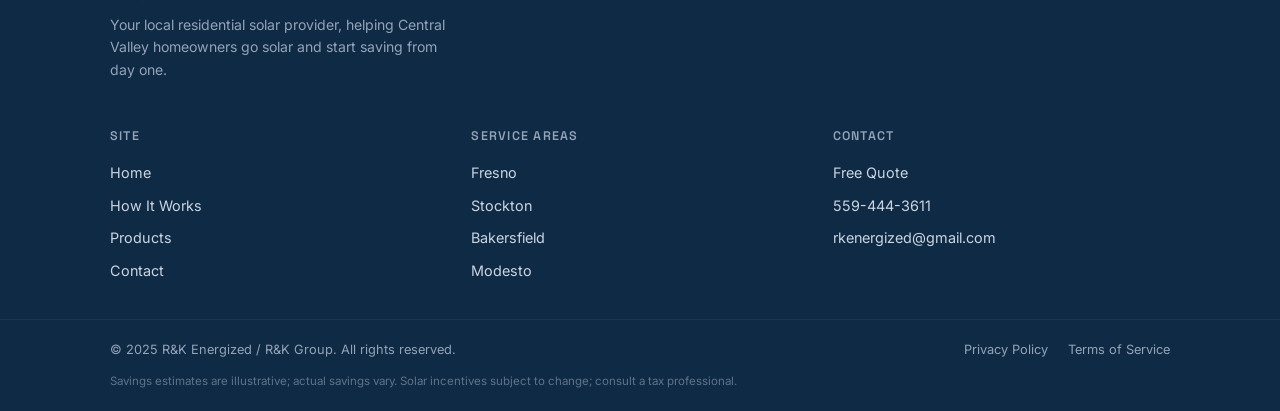
<file: stockton.html>
<!DOCTYPE html>
<html lang="en">
<head>
  <meta charset="UTF-8" />
  <meta name="viewport" content="width=device-width, initial-scale=1.0" />
  <title>Solar Installer in Stockton, CA | R&amp;K Energized — Free Quote</title>
  <meta name="description" content="Solar installation in Stockton &amp; San Joaquin County, CA. R&amp;K Energized helps homeowners lock in a lower rate with $0 down solar, Tesla Powerwall 3 battery backup. Free quote: 559-444-3611." />
  <meta name="keywords" content="solar installer stockton ca, stockton solar panels, residential solar stockton, solar company stockton california" />
  <meta name="robots" content="index, follow" />
  <meta name="theme-color" content="#2F557F" />
  <meta name="author" content="R&amp;K Energized" />
  <meta name="geo.region" content="US-CA" />
  <meta name="geo.placename" content="Stockton, California" />
  <link rel="canonical" href="https://rkenergized.com/stockton.html" />
  <meta property="og:type" content="website" />
  <meta property="og:site_name" content="R&amp;K Energized" />
  <meta property="og:locale" content="en_US" />
  <meta property="og:title" content="Solar Installer in Stockton, CA | R&amp;K Energized" />
  <meta property="og:description" content="Residential solar installation in Stockton — $0 down, Tesla Powerwall 3, free quote." />
  <meta property="og:image" content="https://rkenergized.com/images/hero.jpg" />
  <meta property="og:url" content="https://rkenergized.com/stockton.html" />
  <meta name="twitter:card" content="summary_large_image" />
  <meta name="twitter:image" content="https://rkenergized.com/images/hero.jpg" />
  <link rel="stylesheet" href="css/main.css" />
  <link rel="preconnect" href="https://fonts.googleapis.com" />
  <link rel="preconnect" href="https://fonts.gstatic.com" crossorigin />
  <link href="https://fonts.googleapis.com/css2?family=Inter:wght@400;500;600;700;800&family=Space+Grotesk:wght@400;600;700;800&display=swap" rel="stylesheet" />

  <script type="application/ld+json">
  {
    "@context": "https://schema.org",
    "@type": "LocalBusiness",
    "name": "R&K Energized",
    "description": "Residential solar installer serving Stockton, CA and surrounding areas.",
    "url": "https://rkenergized.com/stockton.html",
    "telephone": "+1-559-444-3611",
    "areaServed": { "@type": "City", "name": "Stockton, California" }
  }
  </script>
</head>
<body>

  <!-- NAV -->
  <nav class="nav" id="nav" aria-label="Main navigation">
    <div class="nav__inner">
      <a href="index.html" class="nav__logo" aria-label="R&amp;K Energized — Home">
        <span class="logo-rk">R&amp;K</span>
        <span class="logo-energized">Energized</span>
      </a>
      <ul class="nav__links" role="list">
        <li><a href="index.html" class="nav__link">Home</a></li>
        <li><a href="how-it-works.html" class="nav__link">How It Works</a></li>
        <li><a href="products.html" class="nav__link">Products</a></li>
        <li><a href="contact.html" class="nav__link">Contact</a></li>
      </ul>
      <a href="contact.html" class="nav__cta-btn">Free Quote</a>
      <a href="tel:+15594443611" class="nav__cta-tel" aria-label="Call R&amp;K Energized">📞 559-444-3611</a>
      <button class="nav__hamburger" id="hamburger" aria-label="Toggle menu" aria-expanded="false" aria-controls="mobileMenu">
        <span></span><span></span><span></span>
      </button>
    </div>
    <nav class="nav__mobile" id="mobileMenu" aria-label="Mobile navigation">
      <a href="index.html" class="nav__mobile-link">Home</a>
      <a href="how-it-works.html" class="nav__mobile-link">How It Works</a>
      <a href="products.html" class="nav__mobile-link">Products</a>
      <a href="contact.html" class="nav__mobile-link">Contact</a>
      <a href="contact.html" class="btn btn--primary btn--full" style="margin-top:1rem;">Get a Free Quote</a>
    </nav>
  </nav>

  <!-- PAGE HERO -->
  <header class="page-hero">
    <div class="container">
      <p class="eyebrow page-hero__eyebrow">Serving Stockton &amp; San Joaquin County</p>
      <h1>Solar Installation in Stockton, CA</h1>
      <p>Tired of watching your PG&amp;E bill climb? R&amp;K Energized helps Stockton homeowners lock in a lower, predictable rate with professionally installed solar — and $0 down options to start.</p>
    </div>
  </header>

  <!-- CITY CONTENT -->
  <section class="section city-section" aria-labelledby="city-heading">
    <div class="container">
      <div class="city-content">
        <h2 id="city-heading" style="margin-bottom:1.25rem;">Why Stockton Homeowners Are Going Solar</h2>

        <p>Stockton enjoys strong year-round sunshine, making it one of the better markets in Northern California for residential solar. With hot summers pushing air conditioning bills well above $200 per month for many households, solar is one of the fastest ways Stockton homeowners can take back control of their energy costs.</p>

        <p>R&amp;K Energized works with PG&amp;E-served homeowners across Stockton and San Joaquin County to design, permit, and install solar systems tailored to each home. We handle every step — from your free energy assessment to utility interconnection approval — so you can focus on what matters. Most Stockton installations are complete and generating power within 4–8 weeks.</p>

        <p>Whether you're looking for a $0 down lease, a PPA where you pay only for the power you use, or a solar loan that lets you own the system outright, we'll match you with the right program. Battery backup options like the Tesla Powerwall 3 are also available if you want protection from outages.</p>

        <div class="benefit-card" style="margin-top:2rem;border-color:rgba(245,166,35,0.3);">
          <div class="benefit-card__icon" aria-hidden="true">☀️</div>
          <div>
            <h3>Stockton Solar Advantage</h3>
            <p>Strong summer sun · High PG&amp;E summer rates · $0 down options available</p>
          </div>
        </div>

        <div class="city-links" style="margin-top:2rem;">
          <p style="font-size:0.85rem;color:var(--muted);margin-bottom:0.5rem;">We also serve nearby:</p>
          <a href="fresno.html" class="city-chip">Fresno</a>
          <a href="modesto.html" class="city-chip">Modesto</a>
          <a href="bakersfield.html" class="city-chip">Bakersfield</a>
          <span class="city-chip">Tracy</span>
          <span class="city-chip">Lodi</span>
        </div>
      </div>
    </div>
  </section>

  <!-- CTA -->
  <section class="cta-banner">
    <div class="container">
      <h2>Get a Free Solar Quote in Stockton</h2>
      <p>Takes 60 seconds. No obligation. We'll build a custom savings estimate for your Stockton home — free.</p>
      <div class="cta-banner__actions">
        <a href="contact.html" class="btn btn--primary btn--lg">Get My Free Quote</a>
        <a href="tel:+15594443611" class="btn btn--ghost-white btn--lg">📞 Call 559-444-3611</a>
      </div>
      <p class="cta-banner__note">🔒 Your information is never shared or sold.</p>
    </div>
  </section>

  <!-- FOOTER -->
  <footer class="footer" aria-label="Site footer">
    <div class="container footer__inner">
      <div class="footer__brand">
        <a href="index.html" class="nav__logo" aria-label="R&amp;K Energized Home">
          <span class="logo-rk">R&amp;K</span>
          <span class="logo-energized">Energized</span>
        </a>
        <p>Your local residential solar provider, helping Central Valley homeowners go solar and start saving from day one.</p>
      </div>
      <div class="footer__links">
        <div class="footer__col">
          <h4>Site</h4>
          <a href="index.html">Home</a>
          <a href="how-it-works.html">How It Works</a>
          <a href="products.html">Products</a>
          <a href="contact.html">Contact</a>
        </div>
        <div class="footer__col">
          <h4>Service Areas</h4>
          <a href="fresno.html">Fresno</a>
          <a href="stockton.html">Stockton</a>
          <a href="bakersfield.html">Bakersfield</a>
          <a href="modesto.html">Modesto</a>
        </div>
        <div class="footer__col">
          <h4>Contact</h4>
          <a href="contact.html">Free Quote</a>
          <a href="tel:+15594443611">559-444-3611</a>
          <a href="mailto:rkenergized@gmail.com">rkenergized@gmail.com</a>
        </div>
      </div>
    </div>
    <div class="footer__bottom">
      <div class="container">
        <div class="footer__bottom-inner">
          <span>© 2025 R&amp;K Energized / R&amp;K Group. All rights reserved.</span>
          <div class="footer__bottom-links">
            <a href="#">Privacy Policy</a>
            <a href="#">Terms of Service</a>
          </div>
        </div>
        <p class="footer__disclaimer">Savings estimates are illustrative; actual savings vary. Solar incentives subject to change; consult a tax professional.</p>
      </div>
    </div>
  </footer>

  <a href="tel:+15594443611" class="sticky-call" aria-label="Call R&amp;K Energized at 559-444-3611">
    <span class="sticky-call__icon" aria-hidden="true">📞</span>
    <span>559-444-3611</span>
  </a>

  <script src="js/main.js"></script>
</body>
</html>
</file>
<file: css/main.css>
/* ============================================================
   R&K Energized — Mobile-First Stylesheet
   Brand: ocean blue #2F557F | amber #F5A623 | green #16A34A
   ============================================================ */

/* ---------- Reset & Base ---------- */
*, *::before, *::after { box-sizing: border-box; margin: 0; padding: 0; }

:root {
  --blue:    #2F557F;
  --blue-dk: #1e3a57;
  --blue-lt: #3d6a99;
  --navy:    #0F2A45;
  --amber:   #F5A623;
  --amber-dk:#c8841a;
  --green:   #16A34A;
  --green-lt:#dcfce7;
  --white:   #ffffff;
  --off-white:#f8fafc;
  --muted:   #94a3b8;
  --border:  rgba(255,255,255,0.12);
  --border-dk:rgba(255,255,255,0.06);
  --text:    #e2e8f0;
  --text-dk: #cbd5e1;

  --radius-sm: 8px;
  --radius:    14px;
  --radius-lg: 20px;

  --shadow: 0 4px 24px rgba(0,0,0,0.3);
  --shadow-lg: 0 8px 40px rgba(0,0,0,0.4);

  --font: 'Inter', system-ui, sans-serif;
  --font-display: 'Space Grotesk', 'Inter', system-ui, sans-serif;

  --nav-h: 64px;
  --sticky-btn-h: 56px;
}

html { scroll-behavior: smooth; -webkit-text-size-adjust: 100%; }

body {
  font-family: var(--font);
  background: var(--navy);
  color: var(--text);
  line-height: 1.6;
  font-size: 1rem;
  min-height: 100dvh;
}

img { display: block; max-width: 100%; height: auto; }
a { color: inherit; text-decoration: none; }
ul { list-style: none; }
button { font-family: inherit; cursor: pointer; border: none; background: none; }

/* ---------- Typography ---------- */
h1, h2, h3, h4 {
  font-family: var(--font-display);
  line-height: 1.2;
  color: var(--white);
}

h1 { font-size: clamp(1.8rem, 6vw, 3rem); font-weight: 800; }
h2 { font-size: clamp(1.5rem, 4.5vw, 2.4rem); font-weight: 700; }
h3 { font-size: clamp(1.1rem, 3vw, 1.4rem); font-weight: 600; }
h4 { font-size: clamp(0.95rem, 2.5vw, 1.1rem); font-weight: 600; }

p { font-size: clamp(0.9rem, 2.5vw, 1rem); color: var(--text-dk); }

.eyebrow {
  font-size: 0.75rem;
  font-weight: 700;
  letter-spacing: 0.12em;
  text-transform: uppercase;
  color: var(--amber);
  margin-bottom: 0.5rem;
}

/* ---------- Layout ---------- */
.container {
  width: 100%;
  max-width: 1100px;
  margin: 0 auto;
  padding: 0 1.25rem;
}

.section {
  padding: 3.5rem 0;
}

.section-header {
  text-align: center;
  margin-bottom: 2.5rem;
}

.section-header .section-title { margin-bottom: 0.75rem; }
.section-header .section-desc  { max-width: 600px; margin: 0 auto; }

/* ---------- Buttons ---------- */
.btn {
  display: inline-flex;
  align-items: center;
  justify-content: center;
  gap: 0.4rem;
  min-height: 48px;
  padding: 0.75rem 1.5rem;
  border-radius: var(--radius-sm);
  font-weight: 700;
  font-size: 0.95rem;
  text-align: center;
  transition: background 0.2s, transform 0.15s, box-shadow 0.2s;
  -webkit-tap-highlight-color: transparent;
  cursor: pointer;
  border: 2px solid transparent;
}

.btn:active { transform: scale(0.97); }

.btn--primary {
  background: var(--amber);
  color: var(--navy);
  border-color: var(--amber);
}
.btn--primary:hover { background: var(--amber-dk); border-color: var(--amber-dk); }

.btn--ghost-white {
  background: transparent;
  color: var(--white);
  border-color: rgba(255,255,255,0.5);
}
.btn--ghost-white:hover { background: rgba(255,255,255,0.1); }

.btn--outline-amber {
  background: transparent;
  color: var(--amber);
  border-color: var(--amber);
}
.btn--outline-amber:hover { background: var(--amber); color: var(--navy); }

.btn--lg {
  min-height: 56px;
  padding: 1rem 2rem;
  font-size: 1.05rem;
}

.btn--full { width: 100%; }

/* ---------- Navigation ---------- */
.nav {
  position: fixed;
  top: 0; left: 0; right: 0;
  z-index: 100;
  height: var(--nav-h);
  background: rgba(15, 42, 69, 0.96);
  backdrop-filter: blur(12px);
  -webkit-backdrop-filter: blur(12px);
  border-bottom: 1px solid var(--border);
}

.nav__inner {
  display: flex;
  align-items: center;
  justify-content: space-between;
  height: 100%;
  padding: 0 1.25rem;
  max-width: 1100px;
  margin: 0 auto;
}

.nav__logo {
  display: flex;
  flex-direction: column;
  line-height: 1;
  text-decoration: none;
  flex-shrink: 0;
}
.logo-rk {
  font-family: var(--font-display);
  font-size: 1.35rem;
  font-weight: 800;
  color: var(--white);
  letter-spacing: -0.02em;
}
.logo-energized {
  font-size: 0.55rem;
  font-weight: 700;
  letter-spacing: 0.18em;
  color: var(--amber);
  text-transform: uppercase;
}

.nav__links { display: none; }

/* Tap-to-call lives in the hero image + sticky button, so the nav phone
   button is redundant — hidden everywhere. */
.nav__cta-tel { display: none; }

/* Desktop "Free Quote" nav button — hidden on mobile (mobile uses tap-to-call) */
.nav__cta-btn { display: none; }

/* Homepage nav has no logo and no phone button on mobile — push hamburger right */
.nav--no-logo .nav__hamburger { margin-left: auto; }

/* Homepage: transparent nav floating over the hero image.
   A soft dark scrim keeps the links/hamburger readable over bright sky. */
.nav--no-logo {
  background: transparent;
  border-bottom: none;
  -webkit-backdrop-filter: none;
  backdrop-filter: none;
}
.nav--no-logo::before {
  content: '';
  position: absolute;
  inset: 0;
  background: linear-gradient(to bottom, rgba(15,42,69,0.55) 0%, rgba(15,42,69,0) 100%);
  pointer-events: none;
  z-index: -1;
}

.nav__hamburger {
  display: flex;
  flex-direction: column;
  gap: 5px;
  padding: 8px;
  min-width: 44px;
  min-height: 44px;
  align-items: center;
  justify-content: center;
  margin-left: 0.5rem;
}
.nav__hamburger span {
  display: block;
  width: 22px;
  height: 2px;
  background: var(--white);
  border-radius: 2px;
  transition: transform 0.25s, opacity 0.25s;
  transform-origin: center;
}
.nav__hamburger.is-open span:nth-child(1) { transform: translateY(7px) rotate(45deg); }
.nav__hamburger.is-open span:nth-child(2) { opacity: 0; }
.nav__hamburger.is-open span:nth-child(3) { transform: translateY(-7px) rotate(-45deg); }

/* Mobile menu */
.nav__mobile {
  display: none;
  flex-direction: column;
  gap: 0;
  position: fixed;
  top: var(--nav-h);
  left: 0; right: 0;
  background: var(--navy);
  border-bottom: 1px solid var(--border);
  padding: 1rem 1.25rem 1.5rem;
  z-index: 99;
  box-shadow: var(--shadow-lg);
}
.nav__mobile.is-open { display: flex; }

.nav__mobile-link {
  display: block;
  padding: 0.9rem 0;
  font-weight: 600;
  font-size: 1rem;
  color: var(--text);
  border-bottom: 1px solid var(--border-dk);
}
.nav__mobile-link:last-of-type { border-bottom: none; }
.nav__mobile-link.active { color: var(--amber); }

/* ---------- Hero ---------- */
/* Image is shown in full (no crop) so the baked-in logo, tagline and
   phone number are always visible. It sits on the brand gradient, with
   the CTA buttons on the gradient directly below the image. */
.hero {
  position: relative;
  width: 100%;
  padding-top: 0; /* image sits behind the transparent nav on the homepage */
  background: linear-gradient(135deg, var(--blue-dk) 0%, var(--navy) 100%);
}

.hero__img {
  display: block;
  width: 100%;
  height: auto;
}

.hero__cta {
  width: 100%;
  padding: 1.5rem 1.25rem 2rem;
  display: flex;
  flex-direction: column;
  align-items: stretch;
  gap: 0.75rem;
  text-align: center;
}

/* ---------- Marquee Bar ---------- */
.marquee-bar {
  background: var(--blue-dk);
  border-top: 1px solid var(--border);
  border-bottom: 1px solid var(--border);
  overflow: hidden;
  padding: 0.65rem 0;
  white-space: nowrap;
}

.marquee-track {
  display: inline-flex;
  gap: 1.5rem;
  animation: marquee 30s linear infinite;
  padding-right: 1.5rem;
}

.marquee-track span {
  font-size: 0.8rem;
  font-weight: 600;
  color: var(--text);
  letter-spacing: 0.04em;
}
.marquee-track .dot { color: var(--amber); font-size: 0.5rem; align-self: center; }

@keyframes marquee {
  from { transform: translateX(0); }
  to   { transform: translateX(-50%); }
}

/* ---------- Benefit Cards ---------- */
.benefits-section { background: var(--blue-dk); }

.benefits-grid {
  display: grid;
  grid-template-columns: 1fr;
  gap: 1rem;
}

.benefit-card {
  background: rgba(255,255,255,0.05);
  border: 1px solid var(--border);
  border-radius: var(--radius);
  padding: 1.5rem;
  display: flex;
  align-items: flex-start;
  gap: 1rem;
}

.benefit-card__icon {
  font-size: 1.75rem;
  flex-shrink: 0;
  width: 48px;
  height: 48px;
  display: flex;
  align-items: center;
  justify-content: center;
  background: rgba(245,166,35,0.12);
  border-radius: var(--radius-sm);
}

.benefit-card h3 { margin-bottom: 0.25rem; }
.benefit-card p  { font-size: 0.9rem; }

/* ---------- Testimonials ---------- */
.testimonials-section { background: var(--navy); }

.testimonials-grid {
  display: grid;
  grid-template-columns: 1fr;
  gap: 1.25rem;
}

.testimonial-card {
  background: rgba(47, 85, 127, 0.25);
  border: 1px solid var(--border);
  border-radius: var(--radius-lg);
  padding: 1.5rem;
  position: relative;
}

.testimonial-card--featured {
  border-color: var(--amber);
  background: rgba(47, 85, 127, 0.4);
}

.stars { color: var(--amber); font-size: 1.1rem; margin-bottom: 0.75rem; letter-spacing: 0.05em; }

.quote-mark {
  font-size: 3rem;
  line-height: 1;
  color: var(--amber);
  opacity: 0.35;
  font-family: Georgia, serif;
  margin-bottom: -0.5rem;
}

.testimonial-text {
  font-size: 0.95rem;
  color: var(--text);
  margin-bottom: 1rem;
  font-style: italic;
}

.savings-pill {
  display: inline-flex;
  align-items: center;
  gap: 0.3rem;
  font-size: 0.78rem;
  font-weight: 700;
  color: var(--green);
  background: var(--green-lt);
  border-radius: 999px;
  padding: 0.3rem 0.75rem;
  margin-bottom: 1rem;
}

.testimonial-author {
  display: flex;
  align-items: center;
  gap: 0.75rem;
  border-top: 1px solid var(--border-dk);
  padding-top: 1rem;
}

.author-avatar {
  width: 40px;
  height: 40px;
  border-radius: 50%;
  display: flex;
  align-items: center;
  justify-content: center;
  font-size: 0.75rem;
  font-weight: 800;
  flex-shrink: 0;
  color: var(--white);
}
.author-avatar--1 { background: var(--blue); }
.author-avatar--2 { background: var(--blue-lt); }
.author-avatar--3 { background: var(--green); }

.testimonial-author strong { display: block; font-size: 0.9rem; color: var(--white); }
.testimonial-author span  { font-size: 0.78rem; color: var(--muted); }

/* ---------- CTA Banner ---------- */
.cta-banner {
  background: linear-gradient(135deg, var(--blue) 0%, var(--blue-dk) 100%);
  padding: 3rem 0;
  text-align: center;
  border-top: 1px solid var(--border);
  border-bottom: 1px solid var(--border);
}

.cta-banner h2 { margin-bottom: 0.75rem; }
.cta-banner > .container > p { margin-bottom: 1.75rem; max-width: 540px; margin-left: auto; margin-right: auto; }

.cta-banner__actions {
  display: flex;
  flex-direction: column;
  gap: 0.75rem;
  align-items: stretch;
  max-width: 380px;
  margin: 0 auto 1.25rem;
}

.cta-banner__note {
  font-size: 0.78rem;
  color: var(--muted);
  margin-top: 0.5rem;
}

/* ---------- Inner Page Hero ---------- */
.page-hero {
  padding: calc(var(--nav-h) + 2.5rem) 0 2.5rem;
  background: linear-gradient(135deg, var(--blue-dk) 0%, var(--navy) 100%);
  text-align: center;
  border-bottom: 1px solid var(--border);
}

.page-hero__eyebrow { margin-bottom: 0.5rem; }
.page-hero h1 { margin-bottom: 0.75rem; }
.page-hero p { max-width: 580px; margin: 0 auto; }

/* ---------- Steps / How It Works ---------- */
.steps-section { background: var(--blue-dk); }

.steps-grid {
  display: grid;
  grid-template-columns: 1fr;
  gap: 1rem;
}

.step-card {
  background: rgba(255,255,255,0.04);
  border: 1px solid var(--border);
  border-radius: var(--radius);
  padding: 1.5rem;
  position: relative;
}

.step-num {
  font-family: var(--font-display);
  font-size: 2rem;
  font-weight: 800;
  color: var(--amber);
  opacity: 0.6;
  margin-bottom: 0.5rem;
  line-height: 1;
}

.step-card h3 { margin-bottom: 0.4rem; }
.step-card p  { font-size: 0.9rem; }

/* ---------- Financing Options ---------- */
.financing-section { background: var(--navy); }

.financing-grid {
  display: grid;
  grid-template-columns: 1fr;
  gap: 1rem;
}

.financing-card {
  border-radius: var(--radius);
  padding: 1.25rem 1.5rem;
  border-left: 3px solid var(--amber);
  background: rgba(255,255,255,0.04);
  border-top: 1px solid var(--border);
  border-right: 1px solid var(--border);
  border-bottom: 1px solid var(--border);
}

.financing-card--featured {
  border-left-color: var(--green);
  background: rgba(22,163,74,0.07);
}

.financing-chip {
  display: inline-block;
  font-size: 0.7rem;
  font-weight: 700;
  letter-spacing: 0.08em;
  text-transform: uppercase;
  padding: 0.2rem 0.6rem;
  border-radius: 999px;
  margin-bottom: 0.75rem;
  background: rgba(245,166,35,0.15);
  color: var(--amber);
}
.financing-chip--green {
  background: rgba(22,163,74,0.15);
  color: var(--green);
}

.financing-card h3 { margin-bottom: 0.4rem; }
.financing-card p  { font-size: 0.88rem; }

/* ---------- Products Accordion ---------- */
.products-section { background: var(--blue-dk); }

.accordion {
  display: flex;
  flex-direction: column;
  gap: 1rem;
}

.accordion-item {
  background: rgba(255,255,255,0.04);
  border: 1px solid var(--border);
  border-radius: var(--radius);
  overflow: hidden;
  transition: border-color 0.2s;
}

.accordion-item.is-open {
  border-color: var(--amber);
}

.accordion-trigger {
  width: 100%;
  display: flex;
  align-items: center;
  gap: 1rem;
  padding: 1.25rem 1.5rem;
  text-align: left;
  background: none;
  cursor: pointer;
  -webkit-tap-highlight-color: transparent;
  min-height: 72px;
}

.accordion-trigger__icon {
  font-size: 1.6rem;
  flex-shrink: 0;
  width: 48px;
  height: 48px;
  display: flex;
  align-items: center;
  justify-content: center;
  background: rgba(245,166,35,0.1);
  border-radius: var(--radius-sm);
}

.accordion-trigger__text { flex: 1; }
.accordion-trigger__text h3 { margin: 0; font-size: 1rem; color: var(--white); }
.accordion-trigger__text p  { font-size: 0.8rem; color: var(--muted); margin: 0.15rem 0 0; }

.accordion-trigger__chevron {
  flex-shrink: 0;
  width: 28px;
  height: 28px;
  border: 1px solid var(--border);
  border-radius: 50%;
  display: flex;
  align-items: center;
  justify-content: center;
  color: var(--amber);
  font-size: 0.75rem;
  transition: transform 0.3s;
}

.accordion-item.is-open .accordion-trigger__chevron {
  transform: rotate(180deg);
}

.accordion-body {
  display: none;
  padding: 0 1.5rem 1.5rem;
}

.accordion-item.is-open .accordion-body {
  display: block;
}

.accordion-body ul {
  list-style: none;
  display: flex;
  flex-direction: column;
  gap: 0.6rem;
  margin-top: 0.25rem;
}

.accordion-body ul li {
  display: flex;
  align-items: flex-start;
  gap: 0.6rem;
  font-size: 0.9rem;
  color: var(--text-dk);
}

.accordion-body ul li::before {
  content: '✓';
  color: var(--green);
  font-weight: 700;
  flex-shrink: 0;
  margin-top: 0.05rem;
}

.accordion-body .divider {
  border: none;
  border-top: 1px solid var(--border-dk);
  margin: 1rem 0;
}

.accordion-body .product-note {
  font-size: 0.8rem;
  color: var(--muted);
  font-style: italic;
}

/* ---------- Contact Form ---------- */
.contact-section { background: var(--blue-dk); }

.form-grid {
  display: grid;
  grid-template-columns: 1fr;
  gap: 1rem;
}

.form-group {
  display: flex;
  flex-direction: column;
  gap: 0.4rem;
}

.form-group label {
  font-size: 0.85rem;
  font-weight: 600;
  color: var(--text);
}

.form-group input,
.form-group select,
.form-group textarea {
  width: 100%;
  background: rgba(255,255,255,0.06);
  border: 1px solid var(--border);
  border-radius: var(--radius-sm);
  padding: 0.75rem 1rem;
  color: var(--white);
  font-family: var(--font);
  font-size: 1rem;
  min-height: 48px;
  transition: border-color 0.2s, background 0.2s;
  -webkit-appearance: none;
  appearance: none;
}

.form-group select {
  background-image: url("data:image/svg+xml,%3Csvg xmlns='http://www.w3.org/2000/svg' width='12' height='12' viewBox='0 0 12 12'%3E%3Cpath fill='%2394a3b8' d='M6 8L1 3h10z'/%3E%3C/svg%3E");
  background-repeat: no-repeat;
  background-position: right 1rem center;
  padding-right: 2.5rem;
  background-color: rgba(255,255,255,0.06);
}

.form-group select option {
  background: var(--navy);
  color: var(--white);
}

.form-group input:focus,
.form-group select:focus,
.form-group textarea:focus {
  outline: none;
  border-color: var(--amber);
  background: rgba(255,255,255,0.09);
}

.form-group input::placeholder,
.form-group textarea::placeholder {
  color: var(--muted);
}

.form-group textarea {
  resize: vertical;
  min-height: 120px;
}

.form-consent {
  display: flex;
  align-items: flex-start;
  gap: 0.75rem;
}

.form-consent input[type="checkbox"] {
  width: 20px;
  height: 20px;
  min-height: 20px;
  flex-shrink: 0;
  accent-color: var(--amber);
  margin-top: 0.15rem;
}

.form-consent label {
  font-size: 0.82rem;
  color: var(--muted);
  line-height: 1.5;
}

.form-row-2 { grid-column: 1 / -1; }

/* ---------- Contact Info ---------- */
.contact-info {
  background: rgba(255,255,255,0.04);
  border: 1px solid var(--border);
  border-radius: var(--radius);
  padding: 1.5rem;
  margin-top: 2rem;
}

.contact-info h3 { margin-bottom: 0.5rem; }
.contact-info p  { font-size: 0.9rem; margin-bottom: 0.5rem; }

.contact-info a {
  color: var(--amber);
  font-weight: 600;
}

/* ---------- City Page ---------- */
.city-section { background: var(--navy); }

.city-content {
  max-width: 720px;
  margin: 0 auto;
}

.city-content p {
  font-size: 1rem;
  margin-bottom: 1.25rem;
  color: var(--text);
}

.city-links {
  display: flex;
  flex-wrap: wrap;
  gap: 0.5rem;
  margin-top: 1.5rem;
}

.city-chip {
  display: inline-block;
  font-size: 0.82rem;
  font-weight: 600;
  padding: 0.4rem 0.9rem;
  border-radius: 999px;
  background: rgba(47,85,127,0.4);
  border: 1px solid var(--border);
  color: var(--text);
}

/* ---------- Footer ---------- */
.footer {
  background: var(--navy);
  border-top: 1px solid var(--border);
  padding: 2.5rem 0 0;
}

.footer__inner {
  display: grid;
  grid-template-columns: 1fr;
  gap: 2rem;
  padding-bottom: 2rem;
}

.footer__brand p {
  font-size: 0.88rem;
  color: var(--muted);
  margin: 0.75rem 0 1rem;
  max-width: 340px;
}

.footer__col h4 {
  font-size: 0.78rem;
  letter-spacing: 0.1em;
  text-transform: uppercase;
  color: var(--muted);
  margin-bottom: 0.75rem;
}

.footer__col a {
  display: block;
  font-size: 0.9rem;
  color: var(--text-dk);
  padding: 0.3rem 0;
  transition: color 0.15s;
}
.footer__col a:hover { color: var(--amber); }

.footer__links {
  display: grid;
  grid-template-columns: 1fr 1fr;
  gap: 1.5rem;
}

.footer__bottom {
  border-top: 1px solid var(--border-dk);
  padding: 1.25rem 0;
}

.footer__bottom-inner {
  display: flex;
  flex-direction: column;
  gap: 0.75rem;
  font-size: 0.8rem;
  color: var(--muted);
}

.footer__bottom-links {
  display: flex;
  gap: 1.25rem;
}
.footer__bottom-links a { color: var(--muted); transition: color 0.15s; }
.footer__bottom-links a:hover { color: var(--amber); }

.footer__disclaimer {
  font-size: 0.72rem;
  color: rgba(148,163,184,0.6);
  margin-top: 0.75rem;
  line-height: 1.6;
}

.footer__city-links {
  margin-top: 0.75rem;
}

.footer__city-links a {
  font-size: 0.8rem;
  color: var(--muted);
  margin-right: 1rem;
  transition: color 0.15s;
}
.footer__city-links a:hover { color: var(--amber); }

/* ---------- Sticky Call Button (mobile only) ---------- */
.sticky-call {
  display: flex;
  align-items: center;
  justify-content: center;
  gap: 0.5rem;
  position: fixed;
  bottom: 1.25rem;
  right: 1.25rem;
  z-index: 200;
  min-height: var(--sticky-btn-h);
  padding: 0 1.25rem;
  background: var(--green);
  color: var(--white);
  border-radius: 999px;
  font-weight: 700;
  font-size: 0.9rem;
  box-shadow: 0 4px 20px rgba(22,163,74,0.5);
  white-space: nowrap;
  -webkit-tap-highlight-color: transparent;
  text-decoration: none;
  /* Hidden until the hero is scrolled past (set by JS) so it never covers the hero */
  opacity: 0;
  visibility: hidden;
  pointer-events: none;
  transition: opacity 0.3s ease, transform 0.15s, background 0.2s;
}
.sticky-call.is-visible {
  opacity: 1;
  visibility: visible;
  pointer-events: auto;
}
.sticky-call:active { transform: scale(0.96); }
.sticky-call__icon { font-size: 1.1rem; }

/* ---------- Utility ---------- */
/* Visually hidden but available to screen readers and search engines */
.visually-hidden {
  position: absolute !important;
  width: 1px; height: 1px;
  padding: 0; margin: -1px;
  overflow: hidden;
  clip: rect(0, 0, 0, 0);
  white-space: nowrap;
  border: 0;
}
.text-center { text-align: center; }
.mt-1 { margin-top: 1rem; }
.mt-2 { margin-top: 2rem; }
.mt-3 { margin-top: 3rem; }
.mb-1 { margin-bottom: 1rem; }
.mb-2 { margin-bottom: 2rem; }

/* ============================================================
   TABLET — 640px+
   ============================================================ */
@media (min-width: 640px) {
  .benefits-grid    { grid-template-columns: 1fr 1fr; }
  .steps-grid       { grid-template-columns: 1fr 1fr; }
  .financing-grid   { grid-template-columns: 1fr 1fr; }
  .testimonials-grid{ grid-template-columns: 1fr 1fr; }

  .cta-banner__actions { flex-direction: row; justify-content: center; max-width: none; }
  .cta-banner__actions .btn { flex: 0 0 auto; }

  .form-grid { grid-template-columns: 1fr 1fr; }
  .form-row-2 { grid-column: 1 / -1; }

  .footer__inner { grid-template-columns: 1fr 1fr; }
  .footer__links { grid-template-columns: 1fr 1fr 1fr; grid-column: 1 / -1; }
}

/* ============================================================
   DESKTOP — 900px+
   ============================================================ */
@media (min-width: 900px) {
  :root { --nav-h: 72px; }

  /* Nav desktop layout */
  .nav__links {
    display: flex;
    align-items: center;
    gap: 0.25rem;
  }

  .nav__link {
    padding: 0.5rem 0.85rem;
    font-size: 0.9rem;
    font-weight: 500;
    color: var(--text-dk);
    border-radius: var(--radius-sm);
    transition: color 0.15s, background 0.15s;
  }
  .nav__link:hover { color: var(--white); background: rgba(255,255,255,0.06); }
  .nav__link.active { color: var(--amber); }

  .nav__hamburger { display: none; }
  .nav__cta-tel   { display: none; }

  /* Nav desktop CTA button */
  .nav__cta-btn {
    display: inline-flex;
    align-items: center;
    min-height: 40px;
    padding: 0.5rem 1.25rem;
    background: var(--amber);
    color: var(--navy);
    border-radius: var(--radius-sm);
    font-weight: 700;
    font-size: 0.88rem;
    transition: background 0.2s;
  }
  .nav__cta-btn:hover { background: var(--amber-dk); }

  /* Homepage: links grouped on the right beside the Free Quote button */
  .nav--no-logo .nav__links { margin-left: auto; }
  .nav--no-logo .nav__cta-btn { margin-left: 1.75rem; }
  .nav--no-logo .nav__link { color: #fff; text-shadow: 0 1px 4px rgba(0,0,0,0.35); }
  .nav--no-logo .nav__link:hover { background: rgba(255,255,255,0.12); }
  .nav--no-logo .nav__link.active { color: var(--amber); }

  /* Hide sticky call button on desktop */
  .sticky-call { display: none; }

  /* Hero CTAs side by side under the image */
  .hero__cta { flex-direction: row; justify-content: center; padding-bottom: 2.5rem; }
  .hero__cta .btn { flex: 0 0 auto; }

  /* Grids go wider */
  .benefits-grid   { grid-template-columns: repeat(3, 1fr); }
  .testimonials-grid { grid-template-columns: repeat(3, 1fr); }
  .steps-grid      { grid-template-columns: repeat(4, 1fr); }
  .financing-grid  { grid-template-columns: repeat(4, 1fr); }

  .section { padding: 5rem 0; }

  .footer__inner { grid-template-columns: 2fr 3fr; }
  .footer__bottom-inner { flex-direction: row; justify-content: space-between; align-items: center; }
}

/* ---------- FAQ (native details/summary) ---------- */
.faq-list {
  max-width: 760px;
  margin: 0 auto;
  display: flex;
  flex-direction: column;
  gap: 1rem;
}
.faq-item {
  background: rgba(255,255,255,0.04);
  border: 1px solid var(--border);
  border-radius: var(--radius);
  padding: 0 1.5rem;
  transition: border-color 0.2s;
}
.faq-item[open] { border-color: rgba(245,166,35,0.45); }
.faq-item summary {
  list-style: none;
  cursor: pointer;
  font-family: var(--font-display);
  font-weight: 600;
  font-size: 1rem;
  color: var(--white);
  padding: 1.1rem 0;
  display: flex;
  align-items: center;
  justify-content: space-between;
  gap: 1rem;
  min-height: 56px;
}
.faq-item summary::-webkit-details-marker { display: none; }
.faq-item summary::after {
  content: '+';
  flex-shrink: 0;
  font-size: 1.4rem;
  font-weight: 400;
  color: var(--amber);
  transition: transform 0.25s;
}
.faq-item[open] summary::after { transform: rotate(45deg); }
.faq-item p {
  margin: 0;
  padding: 0 0 1.25rem;
  font-size: 0.92rem;
  color: var(--text-dk);
}

/* ---------- Trust Stats Strip ---------- */
.stats-strip {
  background:
    radial-gradient(120% 140% at 50% 0%, rgba(245,166,35,0.10), transparent 60%),
    linear-gradient(135deg, var(--blue) 0%, var(--blue-dk) 100%);
  border-top: 1px solid var(--border);
  border-bottom: 1px solid var(--border);
  padding: 2.5rem 0;
}

.stats-strip__inner {
  display: grid;
  grid-template-columns: 1fr 1fr;
  gap: 1.5rem 1rem;
  text-align: center;
}

.stat__num {
  font-family: var(--font-display);
  font-size: clamp(2rem, 8vw, 3rem);
  font-weight: 800;
  line-height: 1;
  color: var(--amber);
  display: flex;
  align-items: baseline;
  justify-content: center;
  gap: 0.1rem;
}
.stat__num small {
  font-size: 0.4em;
  font-weight: 700;
  color: var(--text-dk);
}
.stat__lbl {
  margin-top: 0.5rem;
  font-size: 0.82rem;
  font-weight: 500;
  color: var(--text-dk);
  letter-spacing: 0.02em;
}

@media (min-width: 900px) {
  .stats-strip__inner { grid-template-columns: repeat(4, 1fr); }
  .stat { position: relative; }
  .stat:not(:last-child)::after {
    content: '';
    position: absolute;
    right: -0.5rem;
    top: 15%;
    height: 70%;
    width: 1px;
    background: var(--border);
  }
}

/* ============================================================
   EYE CANDY — Animations & Motion
   ============================================================ */

/* --- Scroll reveal (fade + rise, staggered via --reveal-delay) ---
   Scoped under .js so content stays visible if JavaScript never runs. */
.js .reveal {
  opacity: 0;
  transform: translateY(42px) scale(0.96);
  transition:
    opacity 0.6s cubic-bezier(0.22, 1, 0.36, 1),
    transform 0.7s cubic-bezier(0.34, 1.56, 0.64, 1);
  transition-delay: var(--reveal-delay, 0ms);
  will-change: opacity, transform;
}
.js .reveal.is-visible {
  opacity: 1;
  transform: translateY(0) scale(1);
}

/* Light "flash" sweep across cards as they reveal */
.benefit-card, .step-card, .financing-card, .testimonial-card,
.stats-strip .stat, .faq-item { position: relative; }
.benefit-card.reveal::after,
.step-card.reveal::after,
.financing-card.reveal::after,
.testimonial-card.reveal::after {
  content: '';
  position: absolute;
  inset: 0;
  border-radius: inherit;
  pointer-events: none;
  background: linear-gradient(115deg, transparent 30%, rgba(255,255,255,0.28) 50%, transparent 70%);
  background-size: 250% 100%;
  background-position: 150% 0;
  opacity: 0;
}
.benefit-card.reveal.is-visible::after,
.step-card.reveal.is-visible::after,
.financing-card.reveal.is-visible::after,
.testimonial-card.reveal.is-visible::after {
  animation: cardFlash 0.9s ease-out 0.15s 1;
}
@keyframes cardFlash {
  0%   { opacity: 0; background-position: 150% 0; }
  35%  { opacity: 1; }
  100% { opacity: 0; background-position: -120% 0; }
}

/* --- Hero image: contain parallax, smooth drift --- */
.hero { overflow: hidden; }
.hero__img {
  transform: scale(1.06);
  transition: transform 0.1s linear;
}

/* --- Animated brand gradient on section titles --- */
.section-title {
  background: linear-gradient(100deg, var(--white) 0%, var(--white) 32%, #ffd47a 44%, var(--amber) 50%, #ffd47a 56%, var(--white) 68%, var(--white) 100%);
  background-size: 220% 100%;
  -webkit-background-clip: text;
  background-clip: text;
  -webkit-text-fill-color: transparent;
  animation: titleSheen 4.5s ease-in-out infinite;
}
@keyframes titleSheen {
  0%, 100% { background-position: 130% 0; }
  50%      { background-position: -30% 0; }
}

/* --- Eyebrow pulse dot --- */
.eyebrow::before {
  content: '';
  display: inline-block;
  width: 7px;
  height: 7px;
  margin-right: 0.5rem;
  border-radius: 50%;
  background: var(--amber);
  vertical-align: middle;
  box-shadow: 0 0 0 0 rgba(245,166,35,0.7);
  animation: pulseDot 1.8s ease-out infinite;
}
@keyframes pulseDot {
  0%   { box-shadow: 0 0 0 0 rgba(245,166,35,0.7); transform: scale(1); }
  70%  { box-shadow: 0 0 0 13px rgba(245,166,35,0); transform: scale(1.15); }
  100% { box-shadow: 0 0 0 0 rgba(245,166,35,0); transform: scale(1); }
}

/* --- Card hover: lift + glow --- */
.benefit-card,
.step-card,
.financing-card,
.testimonial-card,
.accordion-item {
  transition:
    transform 0.3s cubic-bezier(0.22, 1, 0.36, 1),
    box-shadow 0.3s ease,
    border-color 0.3s ease;
}
@media (hover: hover) {
  .benefit-card:hover,
  .step-card:hover,
  .financing-card:hover,
  .testimonial-card:hover {
    transform: translateY(-10px) scale(1.02);
    box-shadow: 0 22px 50px rgba(0,0,0,0.45), 0 0 24px rgba(245,166,35,0.18);
    border-color: rgba(245,166,35,0.7);
  }
}

/* --- Benefit/step icons: gentle float + pop on hover --- */
.benefit-card__icon,
.accordion-trigger__icon {
  transition: transform 0.35s cubic-bezier(0.34, 1.56, 0.64, 1);
}
@media (hover: hover) {
  .benefit-card:hover .benefit-card__icon { transform: scale(1.12) rotate(-6deg); }
}

/* --- Step number shimmer --- */
.step-card:hover .step-num { opacity: 1; transition: opacity 0.3s; }

/* --- Button sheen sweep --- */
.btn { position: relative; overflow: hidden; }
.btn::after {
  content: '';
  position: absolute;
  top: 0;
  left: -120%;
  width: 60%;
  height: 100%;
  background: linear-gradient(100deg, transparent, rgba(255,255,255,0.45), transparent);
  transform: skewX(-20deg);
  transition: left 0.6s ease;
  pointer-events: none;
}
.btn:hover::after { left: 130%; }
.btn--ghost-white::after { background: linear-gradient(100deg, transparent, rgba(255,255,255,0.18), transparent); }

/* --- Primary CTA: amber glow pulse + subtle breathing --- */
.btn--primary {
  animation: ctaGlow 2.2s ease-in-out infinite;
}
@keyframes ctaGlow {
  0%, 100% { box-shadow: 0 4px 16px rgba(245,166,35,0.30); transform: scale(1); }
  50%      { box-shadow: 0 8px 38px rgba(245,166,35,0.75); transform: scale(1.025); }
}

/* --- Sticky call button: attention pulse --- */
.sticky-call.is-visible {
  animation: stickyPulse 2.6s ease-in-out infinite;
}
@keyframes stickyPulse {
  0%, 100% { box-shadow: 0 4px 20px rgba(22,163,74,0.5); transform: scale(1); }
  50%      { box-shadow: 0 6px 28px rgba(22,163,74,0.75); transform: scale(1.04); }
}
.sticky-call__icon { animation: ring 2.6s ease-in-out infinite; transform-origin: 50% 60%; }
@keyframes ring {
  0%, 88%, 100% { transform: rotate(0); }
  90% { transform: rotate(14deg); }
  94% { transform: rotate(-14deg); }
  98% { transform: rotate(8deg); }
}

/* --- Accordion chevron + body slide --- */
.accordion-item.is-open .accordion-body {
  animation: accOpen 0.35s ease both;
}
@keyframes accOpen {
  from { opacity: 0; transform: translateY(-6px); }
  to   { opacity: 1; transform: translateY(0); }
}

/* --- Primary buttons: periodic auto-sweep (flash) --- */
.btn--primary::after { animation: btnSweep 4.5s ease-in-out infinite; }
@keyframes btnSweep {
  0%, 72%, 100% { left: -120%; }
  86%           { left: 130%; }
}

/* --- Animated checkmarks (timeline + accordion bullets) --- */
.check {
  display: inline-block;
  transform-origin: center;
  animation: checkPulse 2.6s ease-in-out infinite;
}
@keyframes checkPulse {
  0%, 100% { transform: scale(1); filter: drop-shadow(0 0 0 rgba(22,163,74,0)); }
  50%      { transform: scale(1.28); filter: drop-shadow(0 0 6px rgba(22,163,74,0.75)); }
}

/* Accordion bullet checks pop in (staggered) when the card opens */
.accordion-item.is-open .accordion-body ul li::before {
  animation: checkPop 0.5s cubic-bezier(0.34, 1.56, 0.64, 1) both;
}
.accordion-item.is-open .accordion-body ul li:nth-child(1)::before { animation-delay: 0.05s; }
.accordion-item.is-open .accordion-body ul li:nth-child(2)::before { animation-delay: 0.11s; }
.accordion-item.is-open .accordion-body ul li:nth-child(3)::before { animation-delay: 0.17s; }
.accordion-item.is-open .accordion-body ul li:nth-child(4)::before { animation-delay: 0.23s; }
.accordion-item.is-open .accordion-body ul li:nth-child(5)::before { animation-delay: 0.29s; }
.accordion-item.is-open .accordion-body ul li:nth-child(6)::before { animation-delay: 0.35s; }
.accordion-item.is-open .accordion-body ul li:nth-child(7)::before { animation-delay: 0.41s; }
@keyframes checkPop {
  0%   { transform: scale(0) rotate(-45deg); opacity: 0; }
  60%  { transform: scale(1.35) rotate(10deg); opacity: 1; }
  100% { transform: scale(1) rotate(0); opacity: 1; }
}

/* --- Savings pill shimmer --- */
.savings-pill { position: relative; overflow: hidden; }
.savings-pill::after {
  content: '';
  position: absolute;
  inset: 0;
  background: linear-gradient(100deg, transparent, rgba(255,255,255,0.5), transparent);
  transform: translateX(-100%);
  animation: pillShine 2.8s ease-in-out infinite;
}
@keyframes pillShine {
  0%, 55%, 100% { transform: translateX(-100%); }
  78%           { transform: translateX(200%); }
}

/* --- Nav links underline grow --- */
.nav__link { position: relative; }
.nav__link::after {
  content: '';
  position: absolute;
  left: 0.85rem;
  right: 0.85rem;
  bottom: 4px;
  height: 2px;
  background: var(--amber);
  transform: scaleX(0);
  transform-origin: left;
  transition: transform 0.25s ease;
}
.nav__link:hover::after,
.nav__link.active::after { transform: scaleX(1); }

/* --- Marquee pause on hover (let users read) --- */
@media (hover: hover) {
  .marquee-bar:hover .marquee-track { animation-play-state: paused; }
}

/* --- Respect reduced motion: kill all the eye candy --- */
@media (prefers-reduced-motion: reduce) {
  *, *::before, *::after {
    animation: none !important;
    transition: none !important;
  }
  .reveal { opacity: 1 !important; transform: none !important; }
  .section-title {
    -webkit-text-fill-color: var(--white);
    background: none;
  }
  .hero__img { transform: none; }
}

/* ============================================================
   PRINT
   ============================================================ */
@media print {
  .nav, .sticky-call, .marquee-bar { display: none; }
  body { background: white; color: black; }
}
</file>
